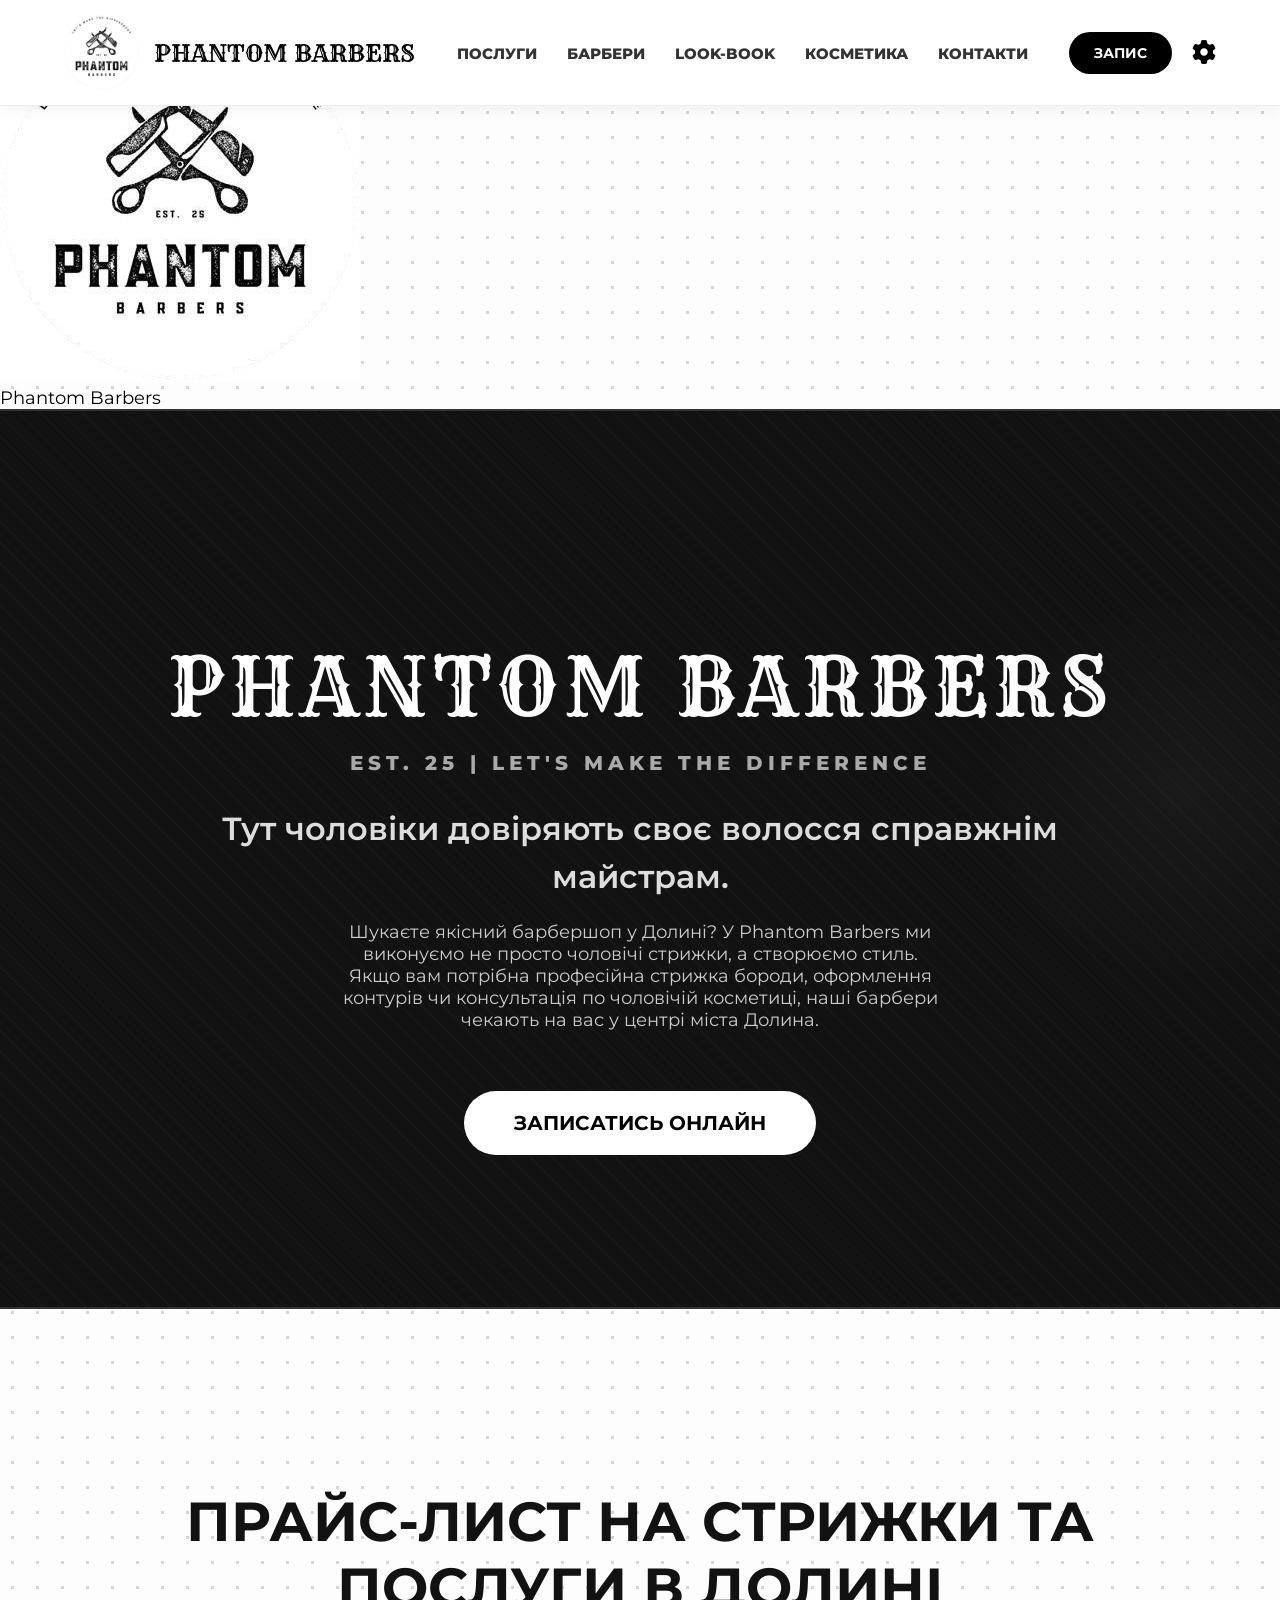
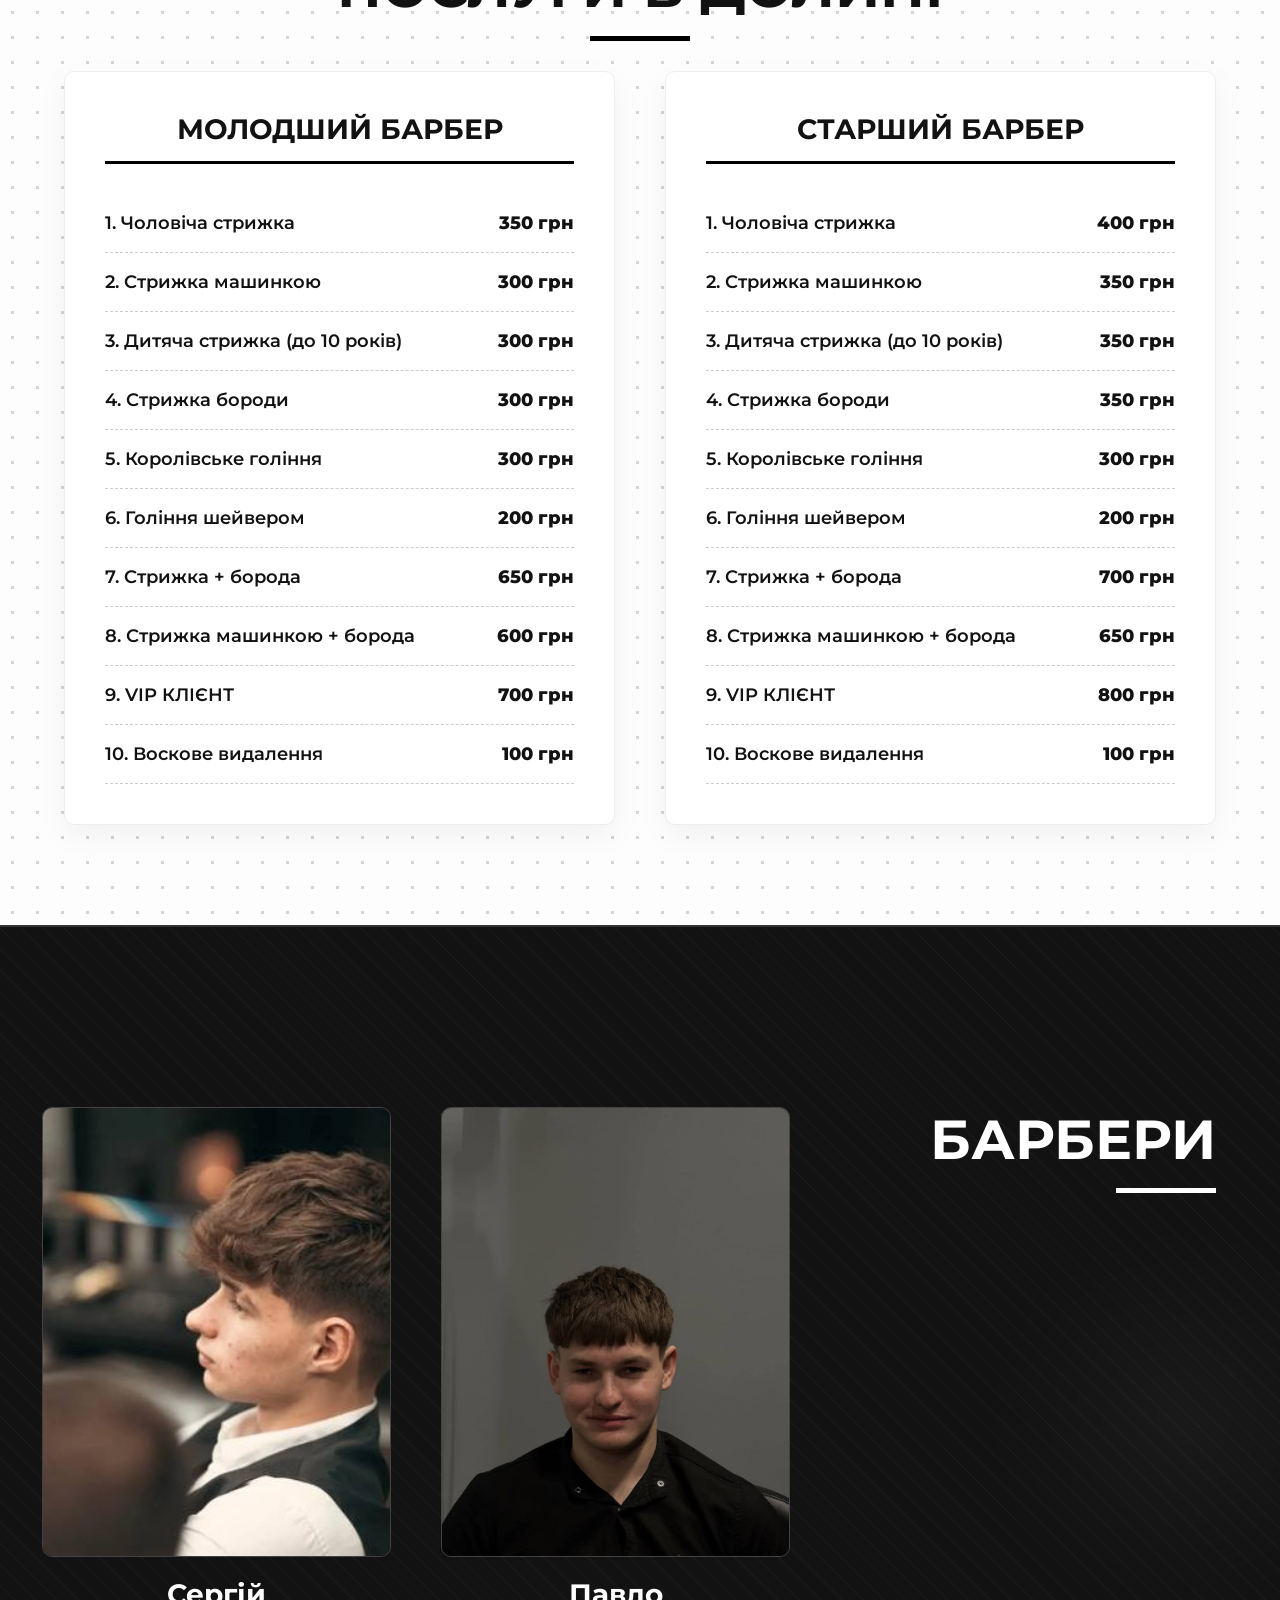
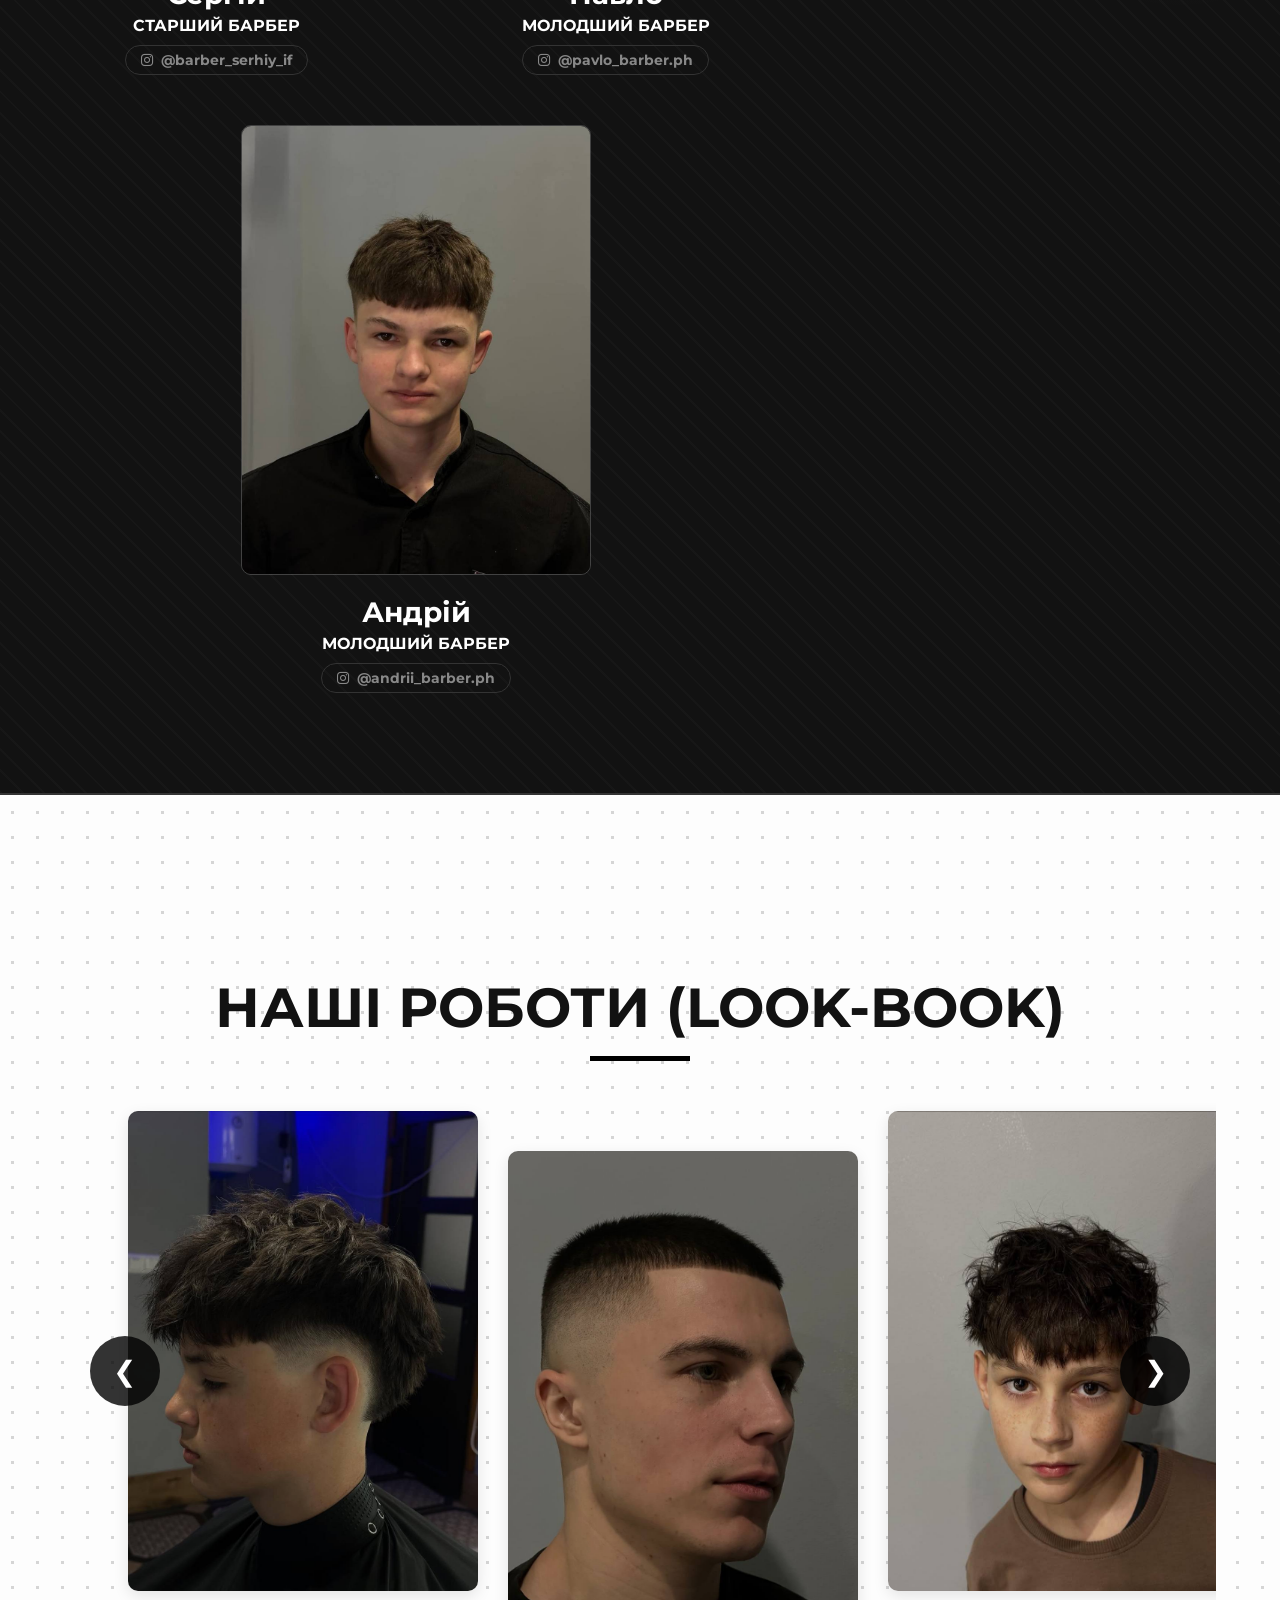
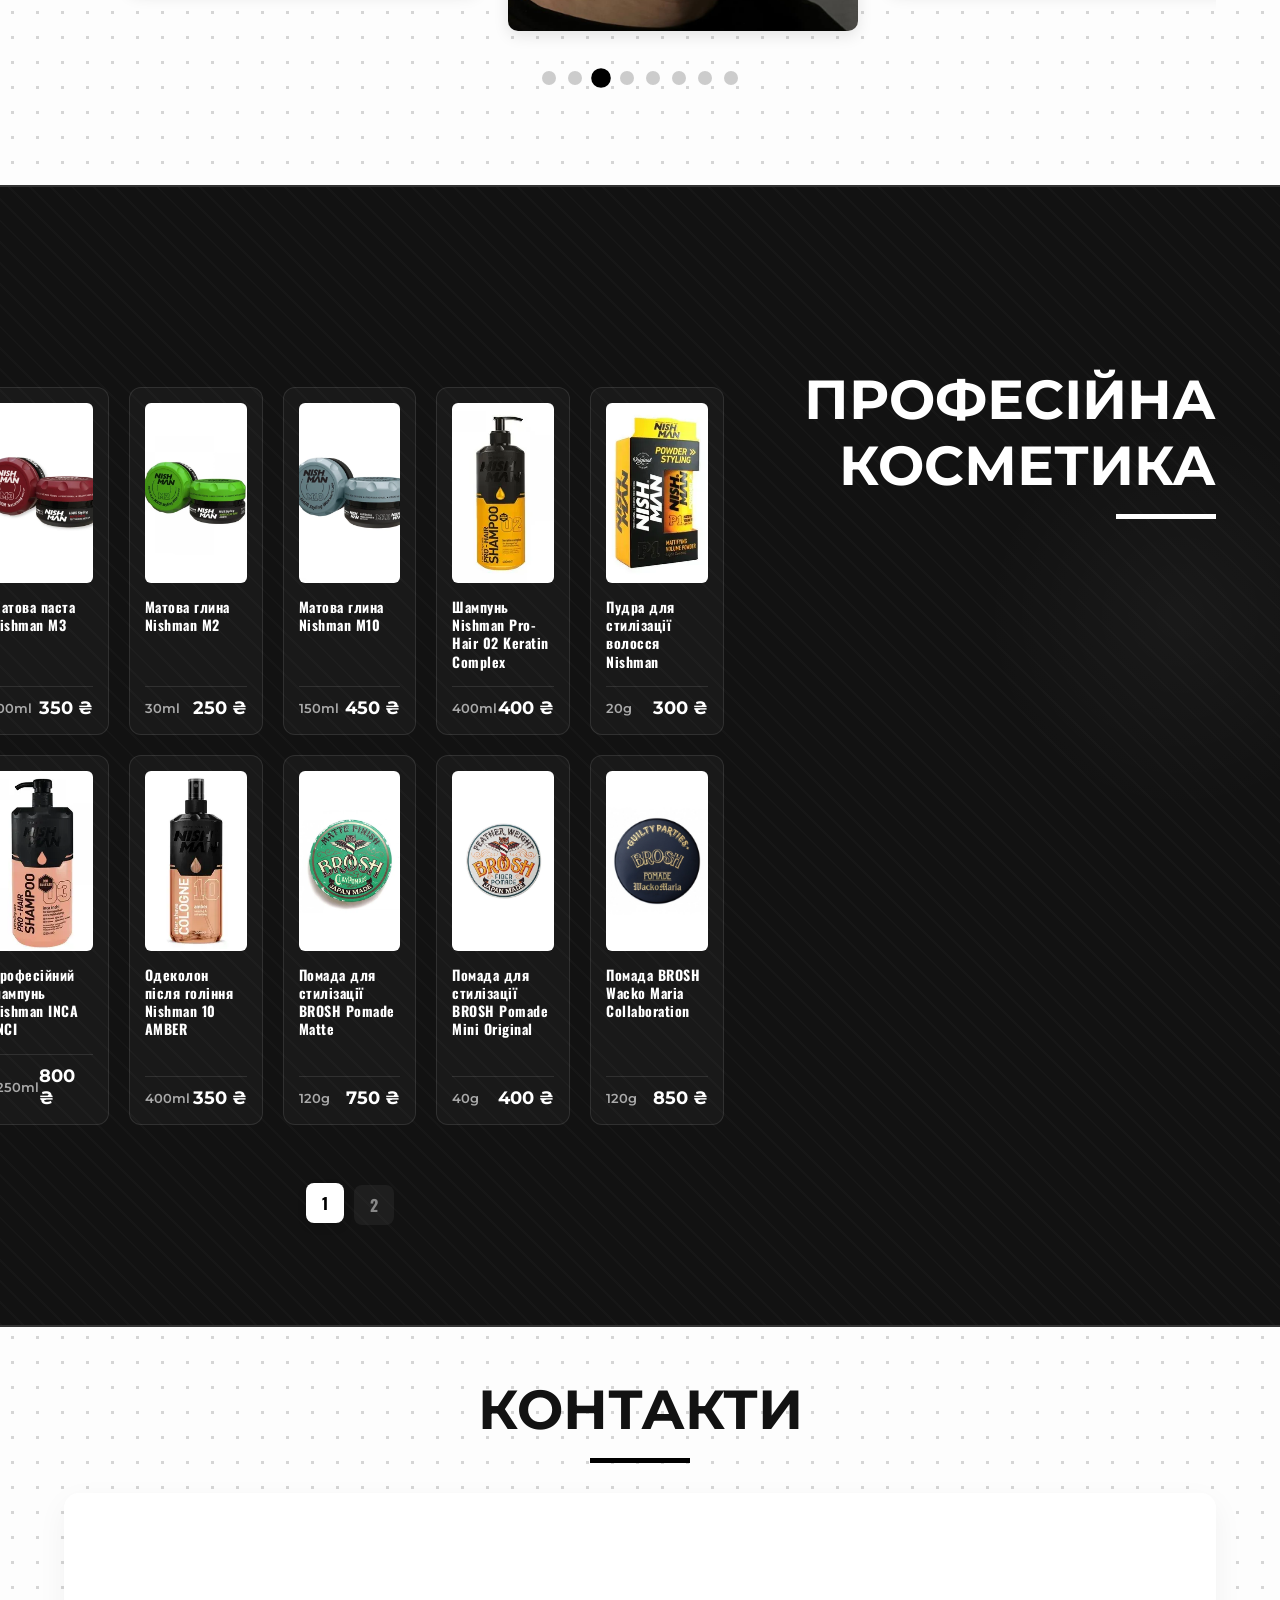
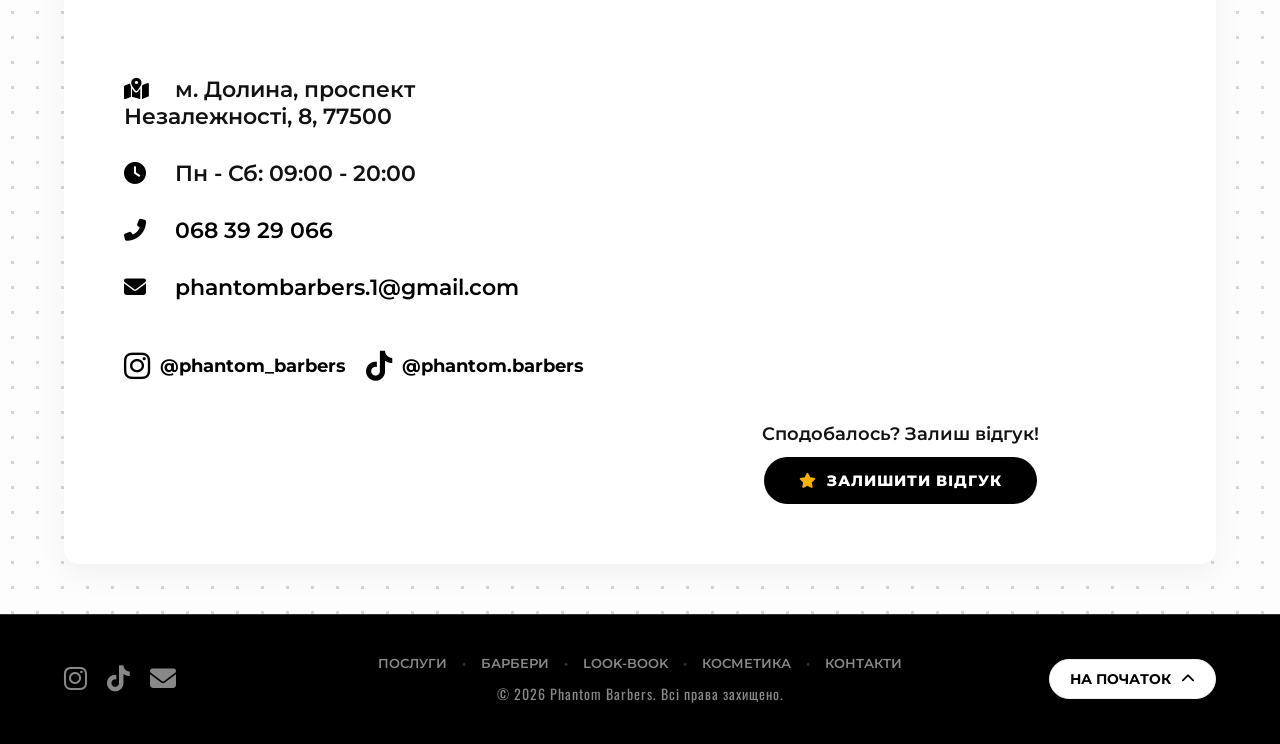
<file: index.html>
<!DOCTYPE html>
<html lang="uk">
<head>
    <meta charset="UTF-8">
    <meta name="viewport" content="width=device-width, initial-scale=1.0">

    <!-- Інтро показується лише раз за сесію -->
    <script>try{if(sessionStorage.getItem('pb_intro')){document.documentElement.classList.add('skip-intro');}}catch(e){}</script>

    <title>Phantom Barbers | Чоловічі стрижки та послуги у м. Долина</title>
    <meta name="description" content="Phantom Barbers — барбершоп у Долині: чоловічі стрижки, оформлення бороди, королівське гоління та чоловіча косметика. Запис онлайн.">

    <meta name="google-site-verification" content="fKdQhDKn_RcBx-gY5dBWDIaARa6plZfwYg9gv59tmJs" />

    <link rel="canonical" href="https://phantom-barbers.netlify.app/">
    <link rel="alternate" hreflang="uk" href="https://phantom-barbers.netlify.app/">
    <link rel="alternate" hreflang="en" href="https://phantom-barbers.netlify.app/en.html">
    <link rel="alternate" hreflang="x-default" href="https://phantom-barbers.netlify.app/">

    <meta property="og:type" content="website">
    <meta property="og:site_name" content="Phantom Barbers">
    <meta property="og:title" content="Phantom Barbers | Барбершоп у Долині">
    <meta property="og:description" content="Чоловічі стрижки, оформлення бороди, королівське гоління. Запис онлайн.">
    <meta property="og:image" content="https://phantom-barbers.netlify.app/images/og-cover.jpg">
    <meta property="og:url" content="https://phantom-barbers.netlify.app/">
    <meta property="og:locale" content="uk_UA">
    <meta name="twitter:card" content="summary_large_image">
    <meta name="theme-color" content="#000000">

    <script type="application/ld+json">
    {
      "@context": "https://schema.org",
      "@type": "HairSalon",
      "name": "Phantom Barbers",
      "description": "Барбершоп у Долині: чоловічі стрижки, оформлення бороди, королівське гоління.",
      "url": "https://phantom-barbers.netlify.app/",
      "image": "https://phantom-barbers.netlify.app/images/logo.jpg",
      "telephone": "+380683929066",
      "email": "phantombarbers.1@gmail.com",
      "priceRange": "₴₴",
      "address": {
        "@type": "PostalAddress",
        "streetAddress": "проспект Незалежності, 8",
        "addressLocality": "Долина",
        "addressRegion": "Івано-Франківська область",
        "postalCode": "77500",
        "addressCountry": "UA"
      },
      "geo": { "@type": "GeoCoordinates", "latitude": 48.9728387, "longitude": 23.9652203 },
      "openingHoursSpecification": [{
        "@type": "OpeningHoursSpecification",
        "dayOfWeek": ["Monday","Tuesday","Wednesday","Thursday","Friday","Saturday"],
        "opens": "09:00",
        "closes": "20:00"
      }],
      "sameAs": [
        "https://instagram.com/phantom_barbers",
        "https://tiktok.com/@phantom.barbers"
      ]
    }
    </script>

    <link rel="preconnect" href="https://fonts.googleapis.com">
    <link rel="preconnect" href="https://fonts.gstatic.com" crossorigin>
    <link href="https://fonts.googleapis.com/css2?family=Montserrat:wght@300;400;600;800&family=Oswald:wght@500;700&family=Rye&display=swap" rel="stylesheet">
    <link rel="stylesheet" href="https://cdnjs.cloudflare.com/ajax/libs/font-awesome/6.4.0/css/all.min.css">

    <!-- Фавікон з вашого логотипу -->
    <link rel="icon" type="image/jpeg" href="images/logo.jpg">
    <link rel="apple-touch-icon" href="images/logo.jpg">
    <link rel="apple-touch-icon" href="/apple-touch-icon.png">

    <link rel="stylesheet" href="style.css">
</head>
<body id="top">
    <div id="preloader" data-intro="scissors">
        <div class="pre-curtain pre-left"></div>
        <div class="pre-curtain pre-right"></div>
        <div class="pre-strips"><i></i><i></i><i></i><i></i><i></i><i></i><i></i><i></i></div>
        <div class="pre-hole"></div>
        <div class="pre-cut"><i class="fas fa-cut"></i></div>
        <div class="pre-center">
            <div class="pre-logo-wrap">
                <img src="images/logo.jpg" alt="Phantom Barbers" class="preloader-logo">
            </div>
            <p class="pre-text">Phantom Barbers</p>
            <div class="pre-line"></div>
        </div>
    </div>

    <header>
        <a href="#top" class="logo-block">
            <img src="images/logo.jpg" alt="Логотип Phantom Barbers" class="header-logo">
            <span class="logo-text">Phantom Barbers</span>
        </a>

        <button class="hamburger" aria-label="Відкрити меню навігації"><i class="fas fa-bars"></i></button>

        <nav class="nav-menu">
            <ul>
                <li><a href="#services">Послуги</a></li>
                <li><a href="#barbers">Барбери</a></li>
                <li><a href="#lookbook">Look-Book</a></li>
                <li><a href="#cosmetics">Косметика</a></li>
                <li><a href="#contacts">Контакти</a></li>

                <li class="mobile-book-li">
                    <a href="https://w.wlaunch.net/i/999b5880-0034-11f1-920a-491fb198e776/b/999d2d5e-0034-11f1-920a-491fb198e776/r" target="_blank" class="mobile-book-btn" style="color: #ffffff !important; background-color: #000000 !important; border: 2px solid #ffffff !important; opacity: 1 !important; font-weight: 900 !important; letter-spacing: 1px !important;">ЗАПИС ОНЛАЙН</a>
                </li>

                <li class="mobile-settings">
                    <div class="theme-switcher-block">
                        <button onclick="toggleTheme('light')" class="theme-toggle-btn btn-light-theme active" aria-label="Світла тема"><i class="fas fa-sun"></i></button>
                        <button onclick="toggleTheme('dark')" class="theme-toggle-btn btn-dark-theme" aria-label="Темна тема"><i class="fas fa-moon"></i></button>
                    </div>
                    <div class="lang-switcher">
                        <a href="index.html" class="lang active" hreflang="uk">УКР</a>
                        <a href="en.html" class="lang" hreflang="en">ENG</a>
                    </div>
                </li>
            </ul>
        </nav>

        <div class="header-actions">
            <a href="https://w.wlaunch.net/i/999b5880-0034-11f1-920a-491fb198e776/b/999d2d5e-0034-11f1-920a-491fb198e776/r" target="_blank" class="header-book-btn">ЗАПИС</a>
            <div class="settings-container">
                <button class="gear-btn" aria-label="Налаштування сайту"><i class="fas fa-cog"></i></button>
                <div class="settings-dropdown">
                    <p class="dropdown-title">Тема</p>
                    <div class="theme-switcher-block">
                        <button onclick="toggleTheme('light')" class="theme-toggle-btn btn-light-theme active"><i class="fas fa-sun"></i> Світла</button>
                        <button onclick="toggleTheme('dark')" class="theme-toggle-btn btn-dark-theme"><i class="fas fa-moon"></i> Темна</button>
                    </div>
                    <p class="dropdown-title">Мова</p>
                    <div class="lang-switcher">
                        <a href="index.html" class="lang active" hreflang="uk">УКР</a>
                        <a href="en.html" class="lang" hreflang="en">ENG</a>
                    </div>
                </div>
            </div>
        </div>
    </header>

    <section id="about" class="hero dark-section">
        <div class="hero-content scroll-reveal">
            <h1>PHANTOM BARBERS</h1>
            <p class="subtitle">EST. 25 | LET'S MAKE THE DIFFERENCE</p>
            <p class="about-text">Тут чоловіки довіряють своє волосся справжнім майстрам.</p>

            <p class="about-description" style="max-width: 600px; margin: 20px auto; color: #ccc;">
                Шукаєте якісний барбершоп у Долині? У Phantom Barbers ми виконуємо не просто чоловічі стрижки, а створюємо стиль. Якщо вам потрібна професійна стрижка бороди, оформлення контурів чи консультація по чоловічій косметиці, наші барбери чекають на вас у центрі міста Долина.
            </p>

            <a href="https://w.wlaunch.net/i/999b5880-0034-11f1-920a-491fb198e776/b/999d2d5e-0034-11f1-920a-491fb198e776/r" target="_blank" class="btn-book pulse-btn hero-btn">ЗАПИСАТИСЬ ОНЛАЙН</a>
        </div>
    </section>

    <section id="services" class="full-width-section light-section" style="padding-bottom: 100px;">
        <h2 class="section-title title-center scroll-reveal">ПРАЙС-ЛИСТ НА СТРИЖКИ ТА ПОСЛУГИ В ДОЛИНІ</h2>

        <div class="mobile-price-toggle scroll-reveal">
            <button class="price-btn active" id="btn-junior" onclick="togglePrice('junior')">МОЛОДШИЙ БАРБЕР</button>
            <button class="price-btn" id="btn-senior" onclick="togglePrice('senior')">СТАРШИЙ БАРБЕР</button>
        </div>

        <div class="price-lists-wrapper">
            <div class="price-list-col slide-left" id="col-junior">
                <h3 class="price-col-title">МОЛОДШИЙ БАРБЕР</h3>
                <div class="price-row"><span class="col-service">1. Чоловіча стрижка</span><span class="col-price">350 грн</span></div>
                <div class="price-row"><span class="col-service">2. Стрижка машинкою</span><span class="col-price">300 грн</span></div>
                <div class="price-row"><span class="col-service">3. Дитяча стрижка (до 10 років)</span><span class="col-price">300 грн</span></div>
                <div class="price-row"><span class="col-service">4. Стрижка бороди</span><span class="col-price">300 грн</span></div>
                <div class="price-row"><span class="col-service">5. Королівське гоління</span><span class="col-price">300 грн</span></div>
                <div class="price-row"><span class="col-service">6. Гоління шейвером</span><span class="col-price">200 грн</span></div>
                <div class="price-row"><span class="col-service">7. Стрижка + борода</span><span class="col-price">650 грн</span></div>
                <div class="price-row"><span class="col-service">8. Стрижка машинкою + борода</span><span class="col-price">600 грн</span></div>
                <div class="price-row"><span class="col-service">9. VIP КЛІЄНТ</span><span class="col-price">700 грн</span></div>
                <div class="price-row"><span class="col-service">10. Воскове видалення</span><span class="col-price">100 грн</span></div>
            </div>

            <div class="price-list-col slide-right hidden-mobile" id="col-senior">
                <h3 class="price-col-title">СТАРШИЙ БАРБЕР</h3>
                <div class="price-row"><span class="col-service">1. Чоловіча стрижка</span><span class="col-price">400 грн</span></div>
                <div class="price-row"><span class="col-service">2. Стрижка машинкою</span><span class="col-price">350 грн</span></div>
                <div class="price-row"><span class="col-service">3. Дитяча стрижка (до 10 років)</span><span class="col-price">350 грн</span></div>
                <div class="price-row"><span class="col-service">4. Стрижка бороди</span><span class="col-price">350 грн</span></div>
                <div class="price-row"><span class="col-service">5. Королівське гоління</span><span class="col-price">300 грн</span></div>
                <div class="price-row"><span class="col-service">6. Гоління шейвером</span><span class="col-price">200 грн</span></div>
                <div class="price-row"><span class="col-service">7. Стрижка + борода</span><span class="col-price">700 грн</span></div>
                <div class="price-row"><span class="col-service">8. Стрижка машинкою + борода</span><span class="col-price">650 грн</span></div>
                <div class="price-row"><span class="col-service">9. VIP КЛІЄНТ</span><span class="col-price">800 грн</span></div>
                <div class="price-row"><span class="col-service">10. Воскове видалення</span><span class="col-price">100 грн</span></div>
            </div>
        </div>
    </section>

    <section id="barbers" class="split-section reverse dark-section">
        <div class="split-title"><h2 class="section-title title-right">БАРБЕРИ</h2></div>
        <div class="split-content grid-2x2">
            <article class="barber-box scroll-reveal">
                <a href="https://instagram.com/barber_serhiy_if" target="_blank"><img src="images/barber1.jpg" alt="Сергій, старший барбер Phantom Barbers" class="b-img" loading="lazy"></a>
                <h3>Сергій</h3><span class="b-rank">Старший барбер</span>
                <a href="https://instagram.com/barber_serhiy_if" class="b-inst" target="_blank"><i class="fab fa-instagram"></i> @barber_serhiy_if</a>
            </article>
            <article class="barber-box scroll-reveal">
                <a href="https://instagram.com/pavlo_barber.ph" target="_blank"><img src="images/barber2.jpg" alt="Павло, молодший барбер Phantom Barbers" class="b-img" loading="lazy"></a>
                <h3>Павло</h3><span class="b-rank">Молодший барбер</span>
                <a href="https://instagram.com/pavlo_barber.ph" class="b-inst" target="_blank"><i class="fab fa-instagram"></i> @pavlo_barber.ph</a>
            </article>
            <article class="barber-box scroll-reveal">
                <a href="https://instagram.com/andrii_barber.ph" target="_blank"><img src="images/barber3.jpg" alt="Андрій, молодший барбер Phantom Barbers" class="b-img" loading="lazy"></a>
                <h3>Андрій</h3><span class="b-rank">Молодший барбер</span>
                <a href="https://instagram.com/andrii_barber.ph" class="b-inst" target="_blank"><i class="fab fa-instagram"></i> @andrii_barber.ph</a>
            </article>
        </div>
    </section>

    <section id="lookbook" class="full-width-section light-section">
        <h2 class="section-title title-center scroll-reveal">НАШІ РОБОТИ (LOOK-BOOK)</h2>
        <div class="lookbook-container scroll-reveal">
            <button class="look-btn l-prev" aria-label="Попереднє фото" onclick="moveLookbook(-1)">❮</button>
            <button class="look-btn l-next" aria-label="Наступне фото" onclick="moveLookbook(1)">❯</button>
            <div class="lookbook-track" id="lookbook-track">
                <img src="images/work1.jpg" data-index="0" alt="Чоловіча стрижка від барбера Phantom Barbers у Долині, фото 1" loading="lazy" onclick="openLightbox(this)">
                <img src="images/work2.jpg" data-index="1" alt="Чоловіча стрижка від барбера Phantom Barbers у Долині, фото 2" loading="lazy" onclick="openLightbox(this)">
                <img src="images/work3.jpg" data-index="2" alt="Чоловіча стрижка від барбера Phantom Barbers у Долині, фото 3" loading="lazy" onclick="openLightbox(this)">
                <img src="images/work4.jpg" data-index="3" alt="Чоловіча стрижка від барбера Phantom Barbers у Долині, фото 4" loading="lazy" onclick="openLightbox(this)">
                <img src="images/work5.jpg" data-index="4" alt="Чоловіча стрижка від барбера Phantom Barbers у Долині, фото 5" loading="lazy" onclick="openLightbox(this)">
                <img src="images/work6.jpg" data-index="5" alt="Чоловіча стрижка від барбера Phantom Barbers у Долині, фото 6" loading="lazy" onclick="openLightbox(this)">
                <img src="images/work7.jpg" data-index="6" alt="Чоловіча стрижка від барбера Phantom Barbers у Долині, фото 7" loading="lazy" onclick="openLightbox(this)">
                <img src="images/work8.jpg" data-index="7" alt="Чоловіча стрижка від барбера Phantom Barbers у Долині, фото 8" loading="lazy" onclick="openLightbox(this)">
            </div>
        </div>
        <div class="lookbook-dots scroll-reveal">
            <button class="dot active" data-dot="0" aria-label="Фото 1" onclick="jumpToLookbook(0)"></button>
            <button class="dot" data-dot="1" aria-label="Фото 2" onclick="jumpToLookbook(1)"></button>
            <button class="dot" data-dot="2" aria-label="Фото 3" onclick="jumpToLookbook(2)"></button>
            <button class="dot" data-dot="3" aria-label="Фото 4" onclick="jumpToLookbook(3)"></button>
            <button class="dot" data-dot="4" aria-label="Фото 5" onclick="jumpToLookbook(4)"></button>
            <button class="dot" data-dot="5" aria-label="Фото 6" onclick="jumpToLookbook(5)"></button>
            <button class="dot" data-dot="6" aria-label="Фото 7" onclick="jumpToLookbook(6)"></button>
            <button class="dot" data-dot="7" aria-label="Фото 8" onclick="jumpToLookbook(7)"></button>
        </div>
    </section>

    <section id="cosmetics" class="split-section reverse dark-section">
        <div class="split-title"><h2 class="section-title title-right">ПРОФЕСІЙНА КОСМЕТИКА</h2></div>
        <div class="split-content">
            <div class="cosmetics-slider-container scroll-reveal">
                <div class="cosmetics-track" id="cosmetics-grid"></div>
                <div class="pagination" id="cosmetics-pagination"></div>
            </div>
        </div>
    </section>

    
    <section id="contacts" class="light-section" style="padding-top: 50px; padding-bottom: 50px;">
        <h2 class="section-title title-center scroll-reveal">КОНТАКТИ</h2>
        <div class="contacts-wrapper scroll-reveal">
            <div class="c-info">
                <p class="c-item"><i class="fas fa-map-marked-alt"></i> м. Долина, проспект Незалежності, 8, 77500</p>
                <p class="c-item"><i class="fas fa-clock"></i> Пн - Сб: 09:00 - 20:00</p>
                <p class="c-item"><a href="tel:+380683929066"><i class="fas fa-phone-alt"></i> 068 39 29 066</a></p>
                <p class="c-item"><a href="mailto:phantombarbers.1@gmail.com"><i class="fas fa-envelope"></i> phantombarbers.1@gmail.com</a></p>
                <div class="c-socials">
                    <a href="https://instagram.com/phantom_barbers" target="_blank"><i class="fab fa-instagram"></i> @phantom_barbers</a>
                    <a href="https://tiktok.com/@phantom.barbers" target="_blank"><i class="fab fa-tiktok"></i> @phantom.barbers</a>
                </div>
            </div>

            <div class="c-map">
               <iframe title="Карта: Phantom Barbers, проспект Незалежності, 8, Долина" 
    src="https://www.google.com/maps/embed?pb=!1m18!1m12!1m3!1d2613.881267868351!2d23.962645376899723!3d48.97283869996726!2m3!1f0!2f0!3f0!3m2!1i1024!2i768!4f13.1!3m3!1m2!1s0x439b1cfe65fd6679%3A0x19ac7fc8b8e182ab!2sPhantom%20barbershop!5e0!3m2!1suk!2sua!4v1700000000000!5m2!1suk!2sua" 
    width="100%" height="450" style="border:0; width:100%; min-height: 450px; border-radius: 15px;" 
    allowfullscreen="" loading="lazy" referrerpolicy="no-referrer-when-downgrade">
</iframe>
                <div class="review-block">
                    <p class="review-text">Сподобалось? Залиш відгук!</p>
                    <!-- Пряме посилання на форму відгуку задається в script.js (REVIEW_LINK / REVIEW_PLACE_ID) -->
                    <a href="https://www.google.com/maps/place/Phantom+barbershop/@48.9730007,23.9652182,19.5z/data=!4m6!3m5!1s0x439b1cfe65fd6679:0x19ac7fc8b8e182ab!8m2!3d48.9728387!4d23.9652203!16s%2Fg%2F11zxngdlsh" target="_blank" rel="noopener" class="review-btn">
                        <i class="fas fa-star"></i> ЗАЛИШИТИ ВІДГУК
                    </a>
                </div>
            </div>
        </div>
    </section>

    <a href="https://w.wlaunch.net/i/999b5880-0034-11f1-920a-491fb198e776/b/999d2d5e-0034-11f1-920a-491fb198e776/r" target="_blank" class="float-book-btn pulse-btn" aria-label="Записатись онлайн">
        <i class="fas fa-cut"></i><span>ЗАПИС</span>
    </a>

    <footer>
        <div class="footer-container">
            <div class="footer-left">
                <div class="footer-socials">
                    <a href="https://instagram.com/phantom_barbers" target="_blank" aria-label="Instagram"><i class="fab fa-instagram"></i></a>
                    <a href="https://tiktok.com/@phantom.barbers" target="_blank" aria-label="TikTok"><i class="fab fa-tiktok"></i></a>
                    <a href="mailto:phantombarbers.1@gmail.com" aria-label="Email"><i class="fas fa-envelope"></i></a>
                </div>
            </div>
            <div class="footer-center">
                <div class="footer-text-nav">
                    <a href="#services">Послуги</a>
                    <a href="#barbers">Барбери</a>
                    <a href="#lookbook">Look-Book</a>
                    <a href="#cosmetics">Косметика</a>
                    <a href="#contacts">Контакти</a>
                </div>
                <p>© 2026 Phantom Barbers. Всі права захищено.</p>
            </div>
            <div class="footer-right">
                <a href="#top" class="btn-to-top" aria-label="На початок">На початок <i class="fas fa-chevron-up bounce-icon"></i></a>
            </div>
        </div>
    </footer>

    <div id="lightbox" class="lightbox" onclick="closeLightbox()"><button class="close-lightbox" aria-label="Закрити фото">×</button><img class="lightbox-content" id="lightbox-img" alt="Збільшене фото"></div>

    <script src="script.js"></script>
</body>
</html>
</file>
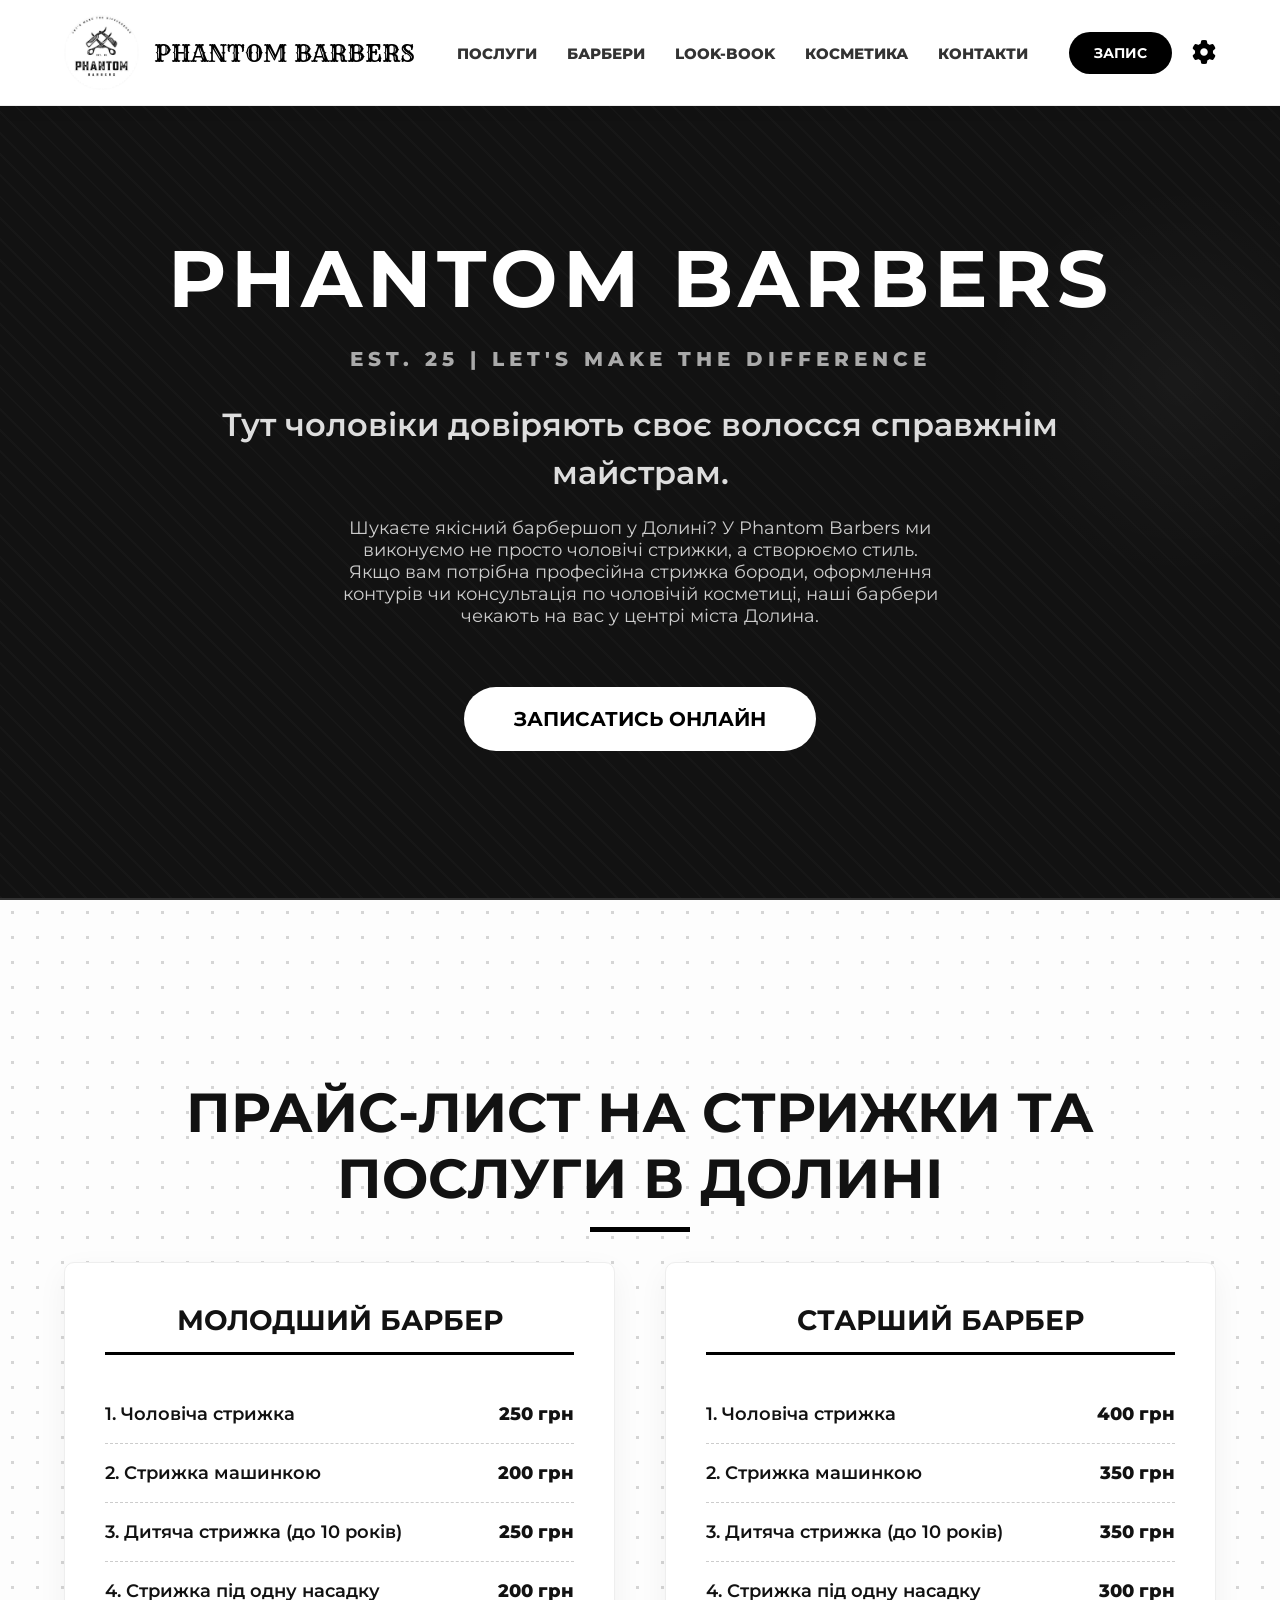
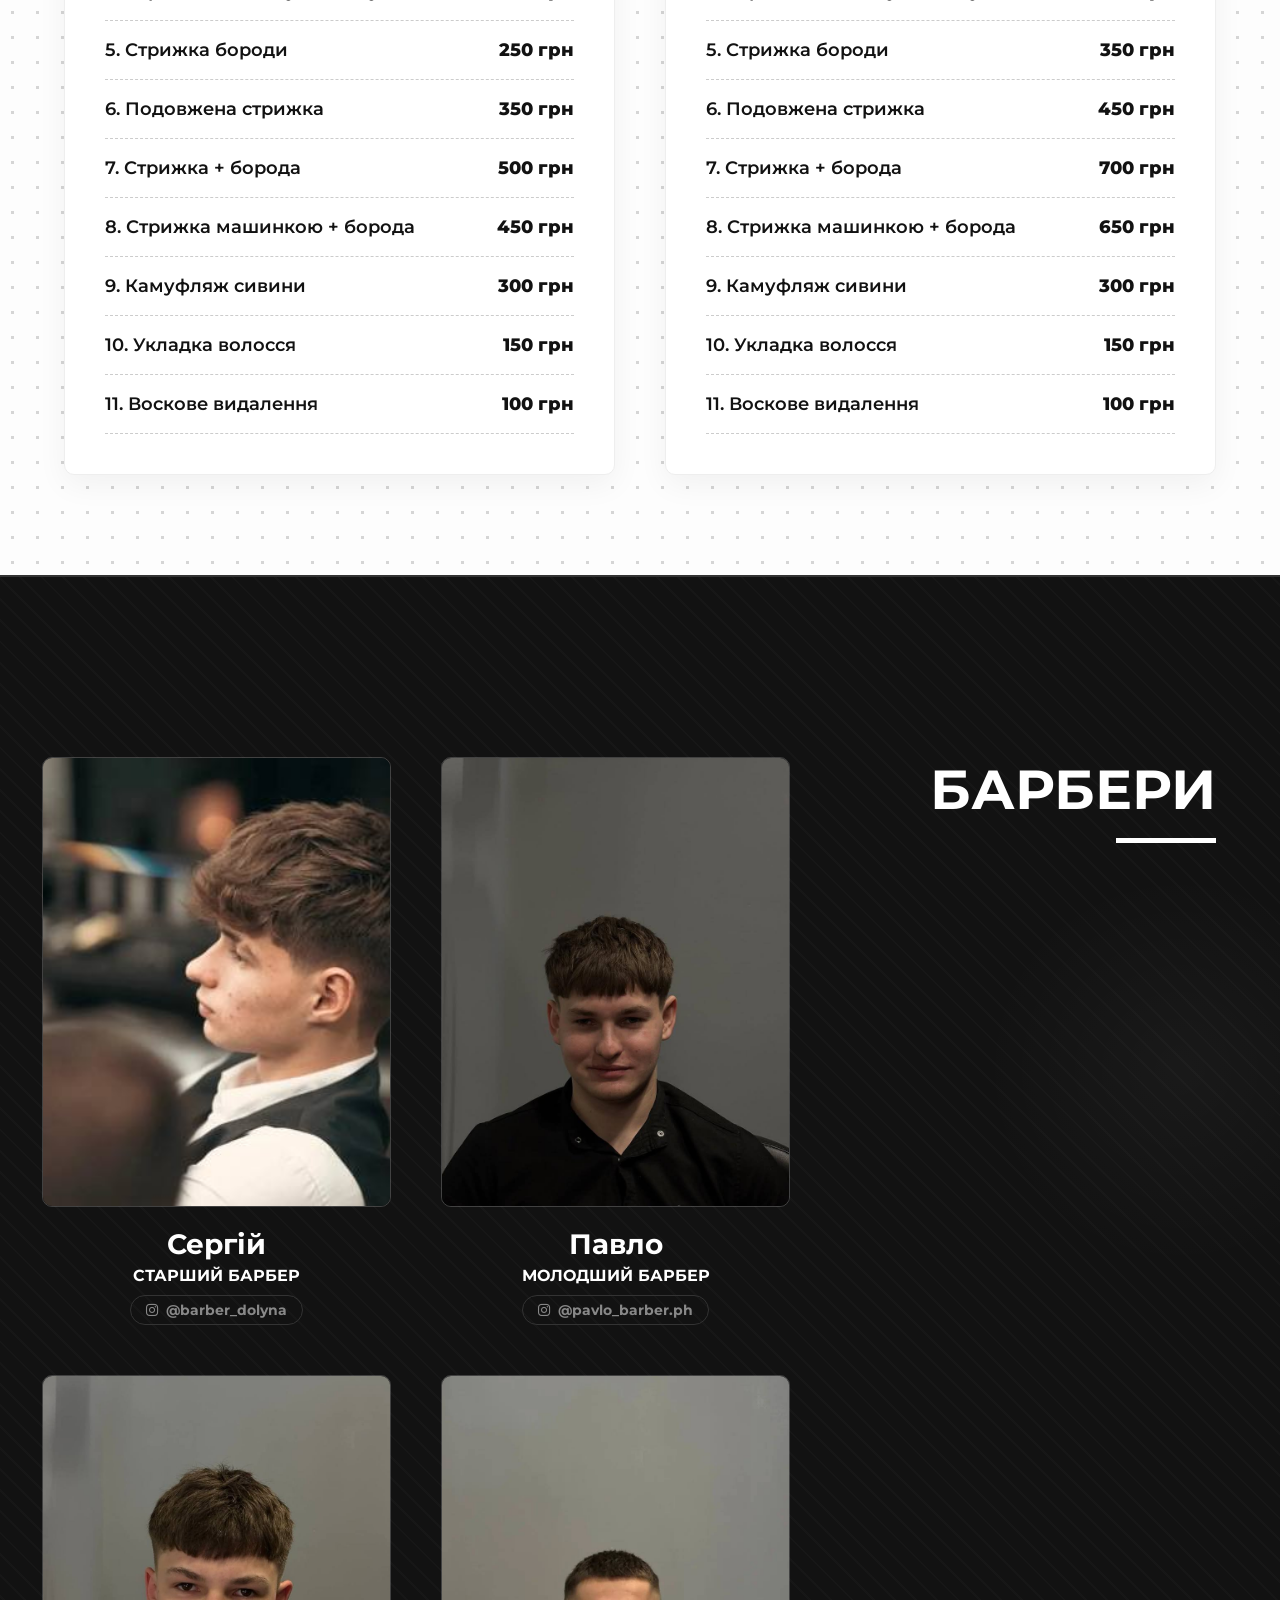
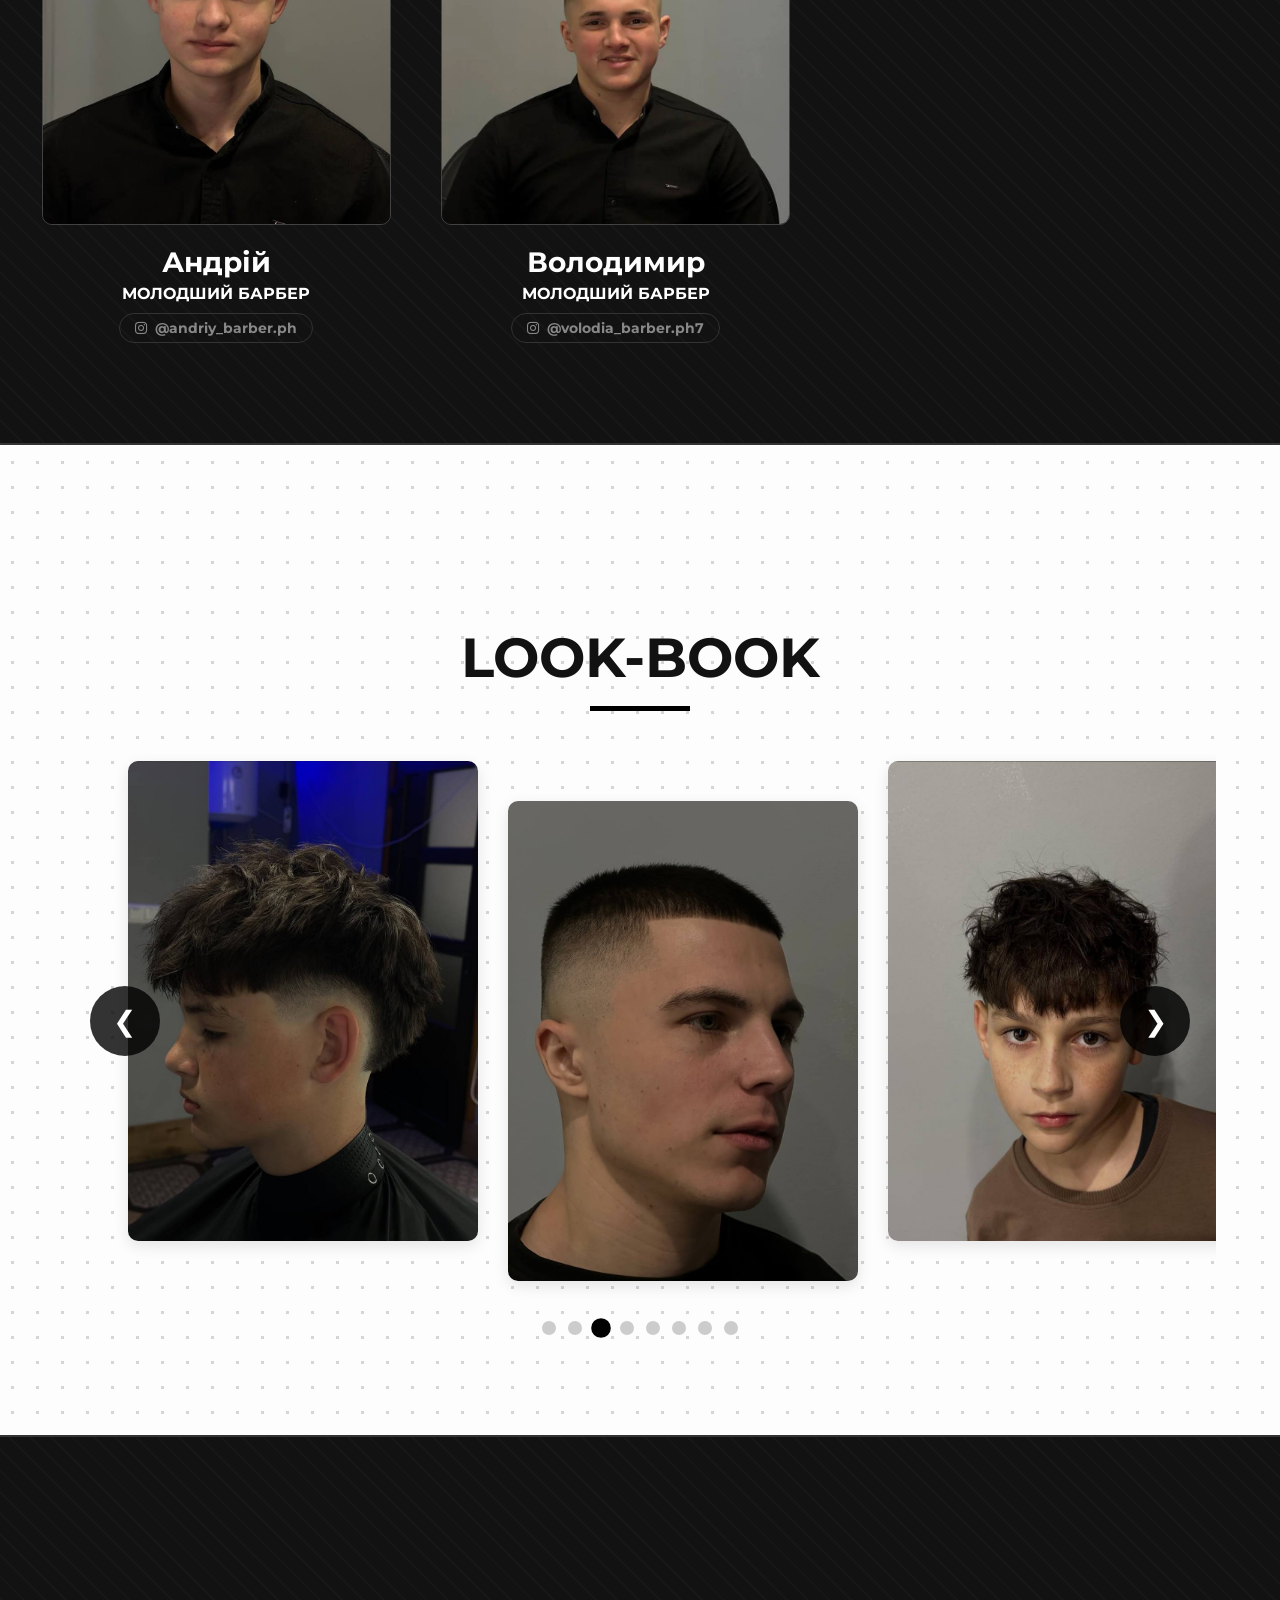
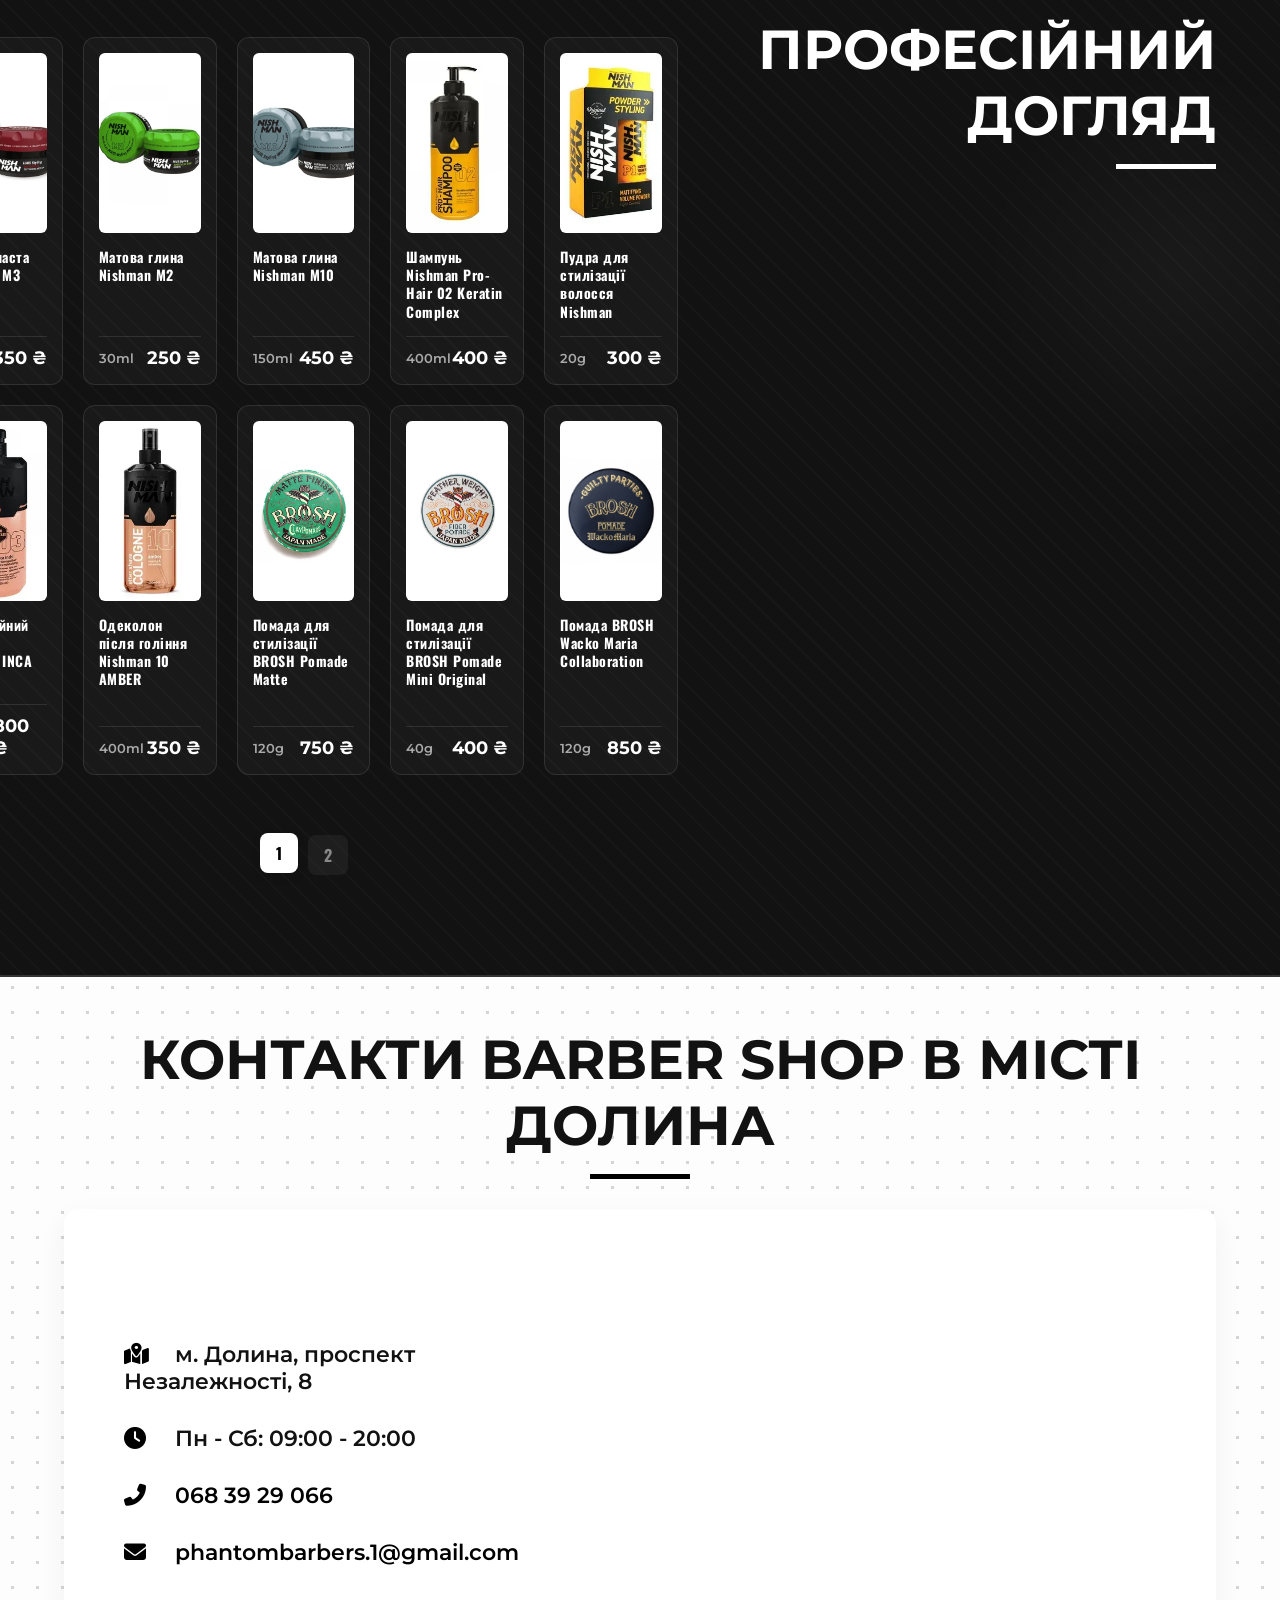
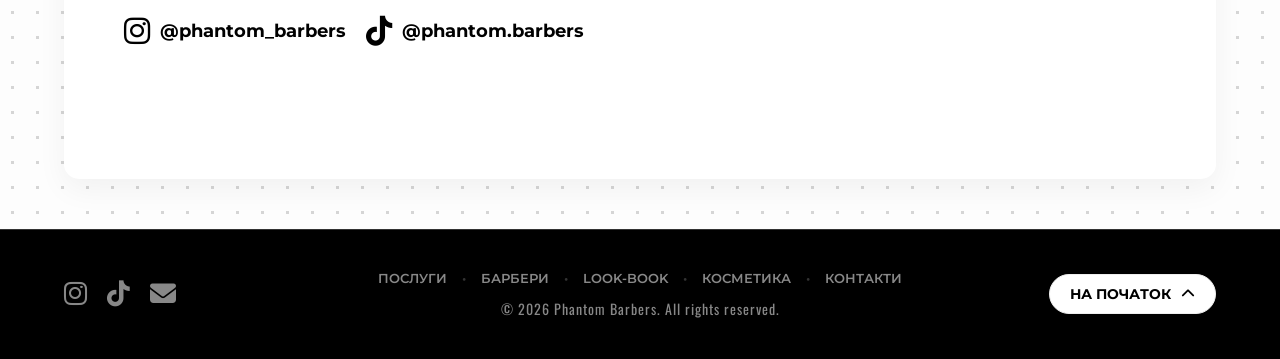
<file: Phantom Barbers/index.html>
<!DOCTYPE html>
<html lang="uk">
<head>
    <meta charset="UTF-8">
    <meta name="viewport" content="width=device-width, initial-scale=1.0">
    
    <title>Phantom Barbers | Чоловічі стрижки та послуги у м. Долина</title>
    <meta name="description" content="Phantom Barbers — найкращий барбершоп у м. Долина. Професійні чоловічі стрижки, небезпечне гоління, догляд за бородою та топова чоловіча косметика. Записуйся онлайн!">
    <meta name="keywords" content="барбершоп Долина, барбер Долина, чоловіча стрижка Долина, стрижка бороди Долина, чоловічий салон Долина, Phantom Barbers Долина, найкращий барбершоп Долина, небезпечне гоління Долина, чоловіча косметика для волосся, де підстригтися в Долині, стильна стрижка Долина, барбершоп ціни Долина, Barber Dolyna, men's haircut Dolyna">
    
    <meta name="google-site-verification" content="fKdQhDKn_RcBx-gY5dBWDIaARa6plZfwYg9gv59tmJs" />
    
    <link rel="stylesheet" href="https://cdnjs.cloudflare.com/ajax/libs/font-awesome/6.4.0/css/all.min.css">
    <link rel="icon" type="image/png" href="images/logo.jpg">
    <link rel="stylesheet" href="style.css">
    
    <link href="https://fonts.googleapis.com/css2?family=Montserrat:wght@300;400;600;800&family=Oswald:wght@500;700&family=Rye&display=swap" rel="stylesheet">
</head>
<body id="top">
    <div id="preloader"><img src="images/logo.jpg" alt="Завантаження" class="preloader-logo"></div>

    <header>
        <a href="#top" class="logo-block">
            <img src="images/logo.jpg" alt="Логотип Phantom Barbers" class="header-logo">
            <span class="logo-text">Phantom Barbers</span>
        </a>
        
        <button class="hamburger" aria-label="Відкрити меню навігації"><i class="fas fa-bars"></i></button>

        <nav class="nav-menu">
            <ul>
                <li><a href="#services">Послуги</a></li>
                <li><a href="#barbers">Барбери</a></li>
                <li><a href="#lookbook">Look-Book</a></li>
                <li><a href="#cosmetics">Косметика</a></li>
                <li><a href="#contacts">Контакти</a></li>
                
                <li class="mobile-book-li">
                    <a href="https://w.wlaunch.net/i/999b5880-0034-11f1-920a-491fb198e776/b/999d2d5e-0034-11f1-920a-491fb198e776/r" target="_blank" class="mobile-book-btn" style="color: #ffffff !important; background-color: #000000 !important; border: 2px solid #ffffff !important; opacity: 1 !important; font-weight: 900 !important; letter-spacing: 1px !important;">ЗАПИС ОНЛАЙН</a>
                </li>
                
                <li class="mobile-settings">
                    <div class="theme-switcher-block">
                        <button onclick="toggleTheme('light')" class="theme-toggle-btn btn-light-theme active"><i class="fas fa-sun"></i></button>
                        <button onclick="toggleTheme('dark')" class="theme-toggle-btn btn-dark-theme"><i class="fas fa-moon"></i></button>
                    </div>
                    <div class="lang-switcher">
                        <a href="index.html" class="lang active">УКР</a>
                        <a href="en.html" class="lang">ENG</a>
                    </div>
                </li>
            </ul>
        </nav>
        
        <div class="header-actions">
            <a href="https://w.wlaunch.net/i/999b5880-0034-11f1-920a-491fb198e776/b/999d2d5e-0034-11f1-920a-491fb198e776/r" target="_blank" class="header-book-btn">ЗАПИС</a>
            <div class="settings-container">
                <button class="gear-btn" aria-label="Налаштування сайту"><i class="fas fa-cog"></i></button>
                <div class="settings-dropdown">
                    <p class="dropdown-title">Тема</p>
                    <div class="theme-switcher-block">
                        <button onclick="toggleTheme('light')" class="theme-toggle-btn btn-light-theme active"><i class="fas fa-sun"></i> Світла</button>
                        <button onclick="toggleTheme('dark')" class="theme-toggle-btn btn-dark-theme"><i class="fas fa-moon"></i> Темна</button>
                    </div>
                    <p class="dropdown-title">Мова</p>
                    <div class="lang-switcher">
                        <a href="index.html" class="lang active">УКР</a>
                        <a href="en.html" class="lang">ENG</a>
                    </div>
                </div>
            </div>
        </div>
    </header>

    <section id="about" class="hero dark-section">
        <div class="hero-content scroll-reveal">
            <h1>PHANTOM BARBERS</h1>
            <p class="subtitle">EST. 25 | LET'S MAKE THE DIFFERENCE</p>
            <p class="about-text">Тут чоловіки довіряють своє волосся справжнім майстрам.</p>
            
            <p class="about-description" style="max-width: 600px; margin: 20px auto; color: #ccc;">
                Шукаєте якісний барбершоп у Долині? У Phantom Barbers ми виконуємо не просто чоловічі стрижки, а створюємо стиль. Якщо вам потрібна професійна стрижка бороди, оформлення контурів чи консультація по чоловічій косметиці, наші барбери чекають на вас у центрі міста Долина.
            </p>

            <a href="https://w.wlaunch.net/i/999b5880-0034-11f1-920a-491fb198e776/b/999d2d5e-0034-11f1-920a-491fb198e776/r" target="_blank" class="btn-book pulse-btn hero-btn">ЗАПИСАТИСЬ ОНЛАЙН</a>
        </div>
    </section>

    <section id="services" class="full-width-section light-section" style="padding-bottom: 100px;">
        <h2 class="section-title title-center scroll-reveal">ПРАЙС-ЛИСТ НА СТРИЖКИ ТА ПОСЛУГИ В ДОЛИНІ</h2>
        
        <div class="mobile-price-toggle scroll-reveal">
            <button class="price-btn active" id="btn-junior" onclick="togglePrice('junior')">МОЛОДШИЙ БАРБЕР</button>
            <button class="price-btn" id="btn-senior" onclick="togglePrice('senior')">СТАРШИЙ БАРБЕР</button>
        </div>

        <div class="price-lists-wrapper">
            <div class="price-list-col slide-left" id="col-junior">
                <h3 class="price-col-title">МОЛОДШИЙ БАРБЕР</h3>
                <div class="price-row"><span class="col-service">1. Чоловіча стрижка</span><span class="col-price">250 грн</span></div>
                <div class="price-row"><span class="col-service">2. Стрижка машинкою</span><span class="col-price">200 грн</span></div>
                <div class="price-row"><span class="col-service">3. Дитяча стрижка (до 10 років)</span><span class="col-price">250 грн</span></div>
                <div class="price-row"><span class="col-service">4. Стрижка під одну насадку</span><span class="col-price">200 грн</span></div>
                <div class="price-row"><span class="col-service">5. Стрижка бороди</span><span class="col-price">250 грн</span></div>
                <div class="price-row"><span class="col-service">6. Подовжена стрижка</span><span class="col-price">350 грн</span></div>
                <div class="price-row"><span class="col-service">7. Стрижка + борода</span><span class="col-price">500 грн</span></div>
                <div class="price-row"><span class="col-service">8. Стрижка машинкою + борода</span><span class="col-price">450 грн</span></div>
                <div class="price-row"><span class="col-service">9. Камуфляж сивини</span><span class="col-price">300 грн</span></div>
                <div class="price-row"><span class="col-service">10. Укладка волосся</span><span class="col-price">150 грн</span></div>
                <div class="price-row"><span class="col-service">11. Воскове видалення</span><span class="col-price">100 грн</span></div>
            </div>
            
            <div class="price-list-col slide-right hidden-mobile" id="col-senior">
                <h3 class="price-col-title">СТАРШИЙ БАРБЕР</h3>
                <div class="price-row"><span class="col-service">1. Чоловіча стрижка</span><span class="col-price">400 грн</span></div>
                <div class="price-row"><span class="col-service">2. Стрижка машинкою</span><span class="col-price">350 грн</span></div>
                <div class="price-row"><span class="col-service">3. Дитяча стрижка (до 10 років)</span><span class="col-price">350 грн</span></div>
                <div class="price-row"><span class="col-service">4. Стрижка під одну насадку</span><span class="col-price">300 грн</span></div>
                <div class="price-row"><span class="col-service">5. Стрижка бороди</span><span class="col-price">350 грн</span></div>
                <div class="price-row"><span class="col-service">6. Подовжена стрижка</span><span class="col-price">450 грн</span></div>
                <div class="price-row"><span class="col-service">7. Стрижка + борода</span><span class="col-price">700 грн</span></div>
                <div class="price-row"><span class="col-service">8. Стрижка машинкою + борода</span><span class="col-price">650 грн</span></div>
                <div class="price-row"><span class="col-service">9. Камуфляж сивини</span><span class="col-price">300 грн</span></div>
                <div class="price-row"><span class="col-service">10. Укладка волосся</span><span class="col-price">150 грн</span></div>
                <div class="price-row"><span class="col-service">11. Воскове видалення</span><span class="col-price">100 грн</span></div>
            </div>
        </div>
    </section>

    <section id="barbers" class="split-section reverse dark-section">
        <div class="split-title"><h2 class="section-title title-right">БАРБЕРИ</h2></div>
        <div class="split-content grid-2x2">
            <article class="barber-box scroll-reveal">
                <a href="https://instagram.com/barber_dolyna" target="_blank"><img src="images/barber1.jpg" alt="Сергій" class="b-img" loading="lazy"></a>
                <h3>Сергій</h3><span class="b-rank">Старший барбер</span>
                <a href="https://instagram.com/barber_dolyna" class="b-inst" target="_blank"><i class="fab fa-instagram"></i> @barber_dolyna</a>
            </article>
            <article class="barber-box scroll-reveal">
                <a href="https://instagram.com/pavlo_barber.ph" target="_blank"><img src="images/barber2.jpg" alt="Павло" class="b-img" loading="lazy"></a>
                <h3>Павло</h3><span class="b-rank">Молодший барбер</span>
                <a href="https://instagram.com/pavlo_barber.ph" class="b-inst" target="_blank"><i class="fab fa-instagram"></i> @pavlo_barber.ph</a>
            </article>
            <article class="barber-box scroll-reveal">
                <a href="https://instagram.com/andriy_barber.ph" target="_blank"><img src="images/barber3.jpg" alt="Андрій" class="b-img" loading="lazy"></a>
                <h3>Андрій</h3><span class="b-rank">Молодший барбер</span>
                <a href="https://instagram.com/andriy_barber.ph" class="b-inst" target="_blank"><i class="fab fa-instagram"></i> @andriy_barber.ph</a>
            </article>
            <article class="barber-box scroll-reveal">
                <a href="https://instagram.com/volodia_barber.ph7" target="_blank"><img src="images/barber4.jpg" alt="Володимир" class="b-img" loading="lazy"></a>
                <h3>Володимир</h3><span class="b-rank">Молодший барбер</span>
                <a href="https://instagram.com/volodia_barber.ph7" class="b-inst" target="_blank"><i class="fab fa-instagram"></i> @volodia_barber.ph7</a>
            </article>
        </div>
    </section>

    <section id="lookbook" class="full-width-section light-section">
        <h2 class="section-title title-center scroll-reveal">LOOK-BOOK</h2>
        <div class="lookbook-container scroll-reveal">
            <button class="look-btn l-prev" aria-label="Попереднє фото" onclick="moveLookbook(-1)">❮</button>
            <button class="look-btn l-next" aria-label="Наступне фото" onclick="moveLookbook(1)">❯</button>
            <div class="lookbook-track" id="lookbook-track">
                <img src="images/work1.jpg" data-index="0" alt="Стрижка 1" loading="lazy" onclick="openLightbox(this)">
                <img src="images/work2.jpg" data-index="1" alt="Стрижка 2" loading="lazy" onclick="openLightbox(this)">
                <img src="images/work3.jpg" data-index="2" alt="Стрижка 3" loading="lazy" onclick="openLightbox(this)">
                <img src="images/work4.jpg" data-index="3" alt="Стрижка 4" loading="lazy" onclick="openLightbox(this)">
                <img src="images/work5.jpg" data-index="4" alt="Стрижка 5" loading="lazy" onclick="openLightbox(this)">
                <img src="images/work6.jpg" data-index="5" alt="Стрижка 6" loading="lazy" onclick="openLightbox(this)">
                <img src="images/work7.jpg" data-index="6" alt="Стрижка 7" loading="lazy" onclick="openLightbox(this)">
                <img src="images/work8.jpg" data-index="7" alt="Стрижка 8" loading="lazy" onclick="openLightbox(this)">
            </div>
        </div>
        <div class="lookbook-dots scroll-reveal">
            <button class="dot active" data-dot="0" aria-label="Фото 1" onclick="jumpToLookbook(0)"></button>
            <button class="dot" data-dot="1" aria-label="Фото 2" onclick="jumpToLookbook(1)"></button>
            <button class="dot" data-dot="2" aria-label="Фото 3" onclick="jumpToLookbook(2)"></button>
            <button class="dot" data-dot="3" aria-label="Фото 4" onclick="jumpToLookbook(3)"></button>
            <button class="dot" data-dot="4" aria-label="Фото 5" onclick="jumpToLookbook(4)"></button>
            <button class="dot" data-dot="5" aria-label="Фото 6" onclick="jumpToLookbook(5)"></button>
            <button class="dot" data-dot="6" aria-label="Фото 7" onclick="jumpToLookbook(6)"></button>
            <button class="dot" data-dot="7" aria-label="Фото 8" onclick="jumpToLookbook(7)"></button>
        </div>
    </section>

    <section id="cosmetics" class="split-section reverse dark-section">
        <div class="split-title"><h2 class="section-title title-right">ПРОФЕСІЙНИЙ ДОГЛЯД</h2></div>
        <div class="split-content">
            <div class="cosmetics-slider-container scroll-reveal">
                <div class="cosmetics-track" id="cosmetics-grid"></div>
                <div class="pagination" id="cosmetics-pagination"></div>
            </div>
        </div>
    </section>

    <section id="contacts" class="light-section" style="padding-top: 50px; padding-bottom: 50px;">
        <h2 class="section-title title-center scroll-reveal">КОНТАКТИ BARBER SHOP В МІСТІ ДОЛИНА</h2>
        <div class="contacts-wrapper scroll-reveal">
            <div class="c-info">
                <p class="c-item"><i class="fas fa-map-marked-alt"></i> м. Долина, проспект Незалежності, 8</p>
                <p class="c-item"><i class="fas fa-clock"></i> Пн - Сб: 09:00 - 20:00</p>
                <p class="c-item"><i class="fas fa-phone-alt"></i> <a href="tel:0683929066">068 39 29 066</a></p>
                <p class="c-item"><i class="fas fa-envelope"></i> <a href="mailto:phantombarbers.1@gmail.com">phantombarbers.1@gmail.com</a></p>
                <div class="c-socials">
                    <a href="https://instagram.com/phantom_barbers" target="_blank"><i class="fab fa-instagram"></i> @phantom_barbers</a>
                    <a href="https://tiktok.com/@phantom.barbers" target="_blank"><i class="fab fa-tiktok"></i> @phantom.barbers</a>
                </div>
            </div>
            <div class="c-map">
                <iframe src="https://maps.google.com/maps?q=проспект+Незалежності,+8,+Долина,+Івано-Франківська+область&output=embed" width="100%" height="100%" style="border:0; min-height: 450px; border-radius: 15px;" allowfullscreen="" loading="lazy" referrerpolicy="no-referrer-when-downgrade"></iframe>
            </div>
        </div>
    </section>

    <a href="https://w.wlaunch.net/i/999b5880-0034-11f1-920a-491fb198e776/b/999d2d5e-0034-11f1-920a-491fb198e776/r" target="_blank" class="float-book-btn pulse-btn" aria-label="Записатись">
        <i class="fas fa-cut"></i><span>ЗАПИС</span>
    </a>

    <footer>
        <div class="footer-container">
            <div class="footer-left">
                <div class="footer-socials">
                    <a href="https://instagram.com/phantom_barbers" target="_blank" aria-label="Instagram"><i class="fab fa-instagram"></i></a>
                    <a href="https://tiktok.com/@phantom.barbers" target="_blank" aria-label="TikTok"><i class="fab fa-tiktok"></i></a>
                    <a href="mailto:phantombarbers.1@gmail.com" aria-label="Email"><i class="fas fa-envelope"></i></a>
                </div>
            </div>
            <div class="footer-center">
                <div class="footer-text-nav">
                    <a href="#services">Послуги</a>
                    <a href="#barbers">Барбери</a>
                    <a href="#lookbook">Look-Book</a>
                    <a href="#cosmetics">Косметика</a>
                    <a href="#contacts">Контакти</a>
                </div>
                <p>© 2026 Phantom Barbers. All rights reserved.</p>
            </div>
            <div class="footer-right">
                <a href="#top" class="btn-to-top" aria-label="На початок">На початок <i class="fas fa-chevron-up bounce-icon"></i></a>
            </div>
        </div>
    </footer>

    <div id="lightbox" class="lightbox" onclick="closeLightbox()"><button class="close-lightbox" aria-label="Закрити photo">×</button><img class="lightbox-content" id="lightbox-img" alt="Збільшене фото"></div>

    <script src="script.js"></script>
</body>
</html>
</file>
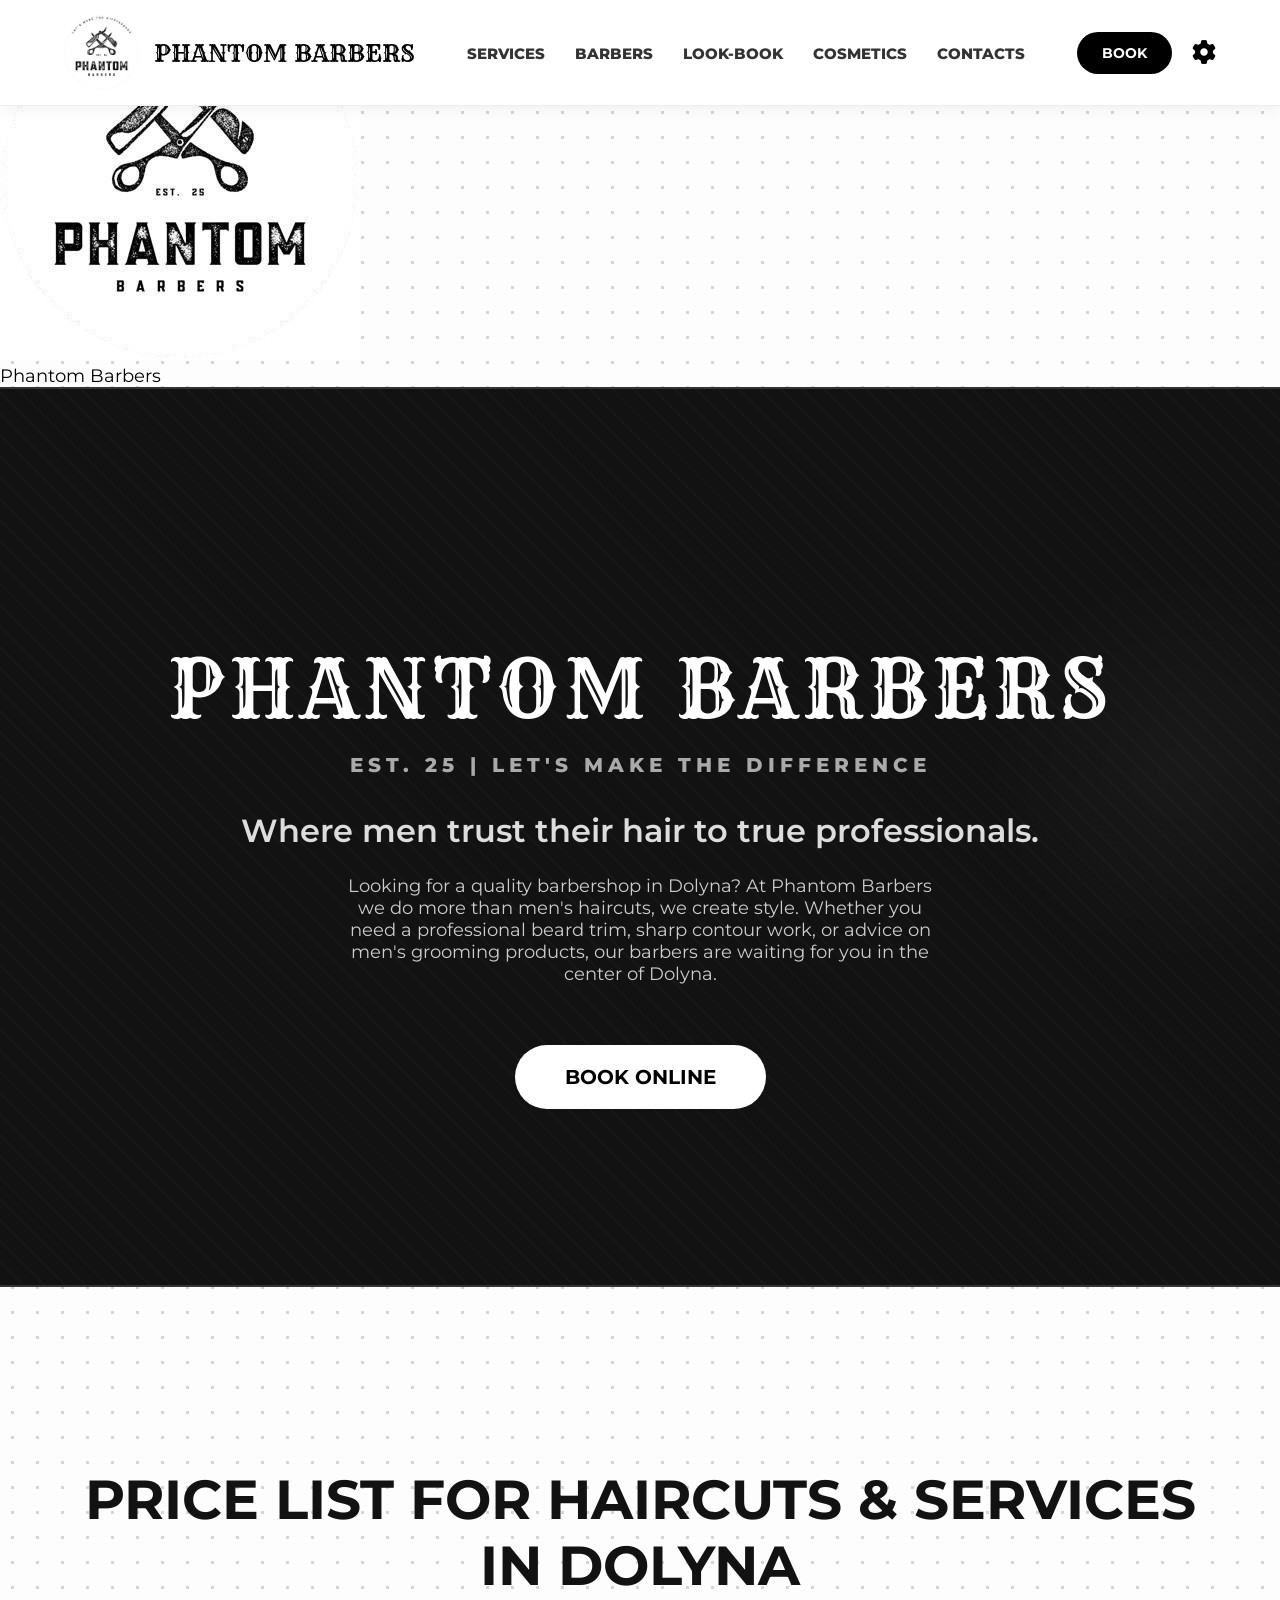
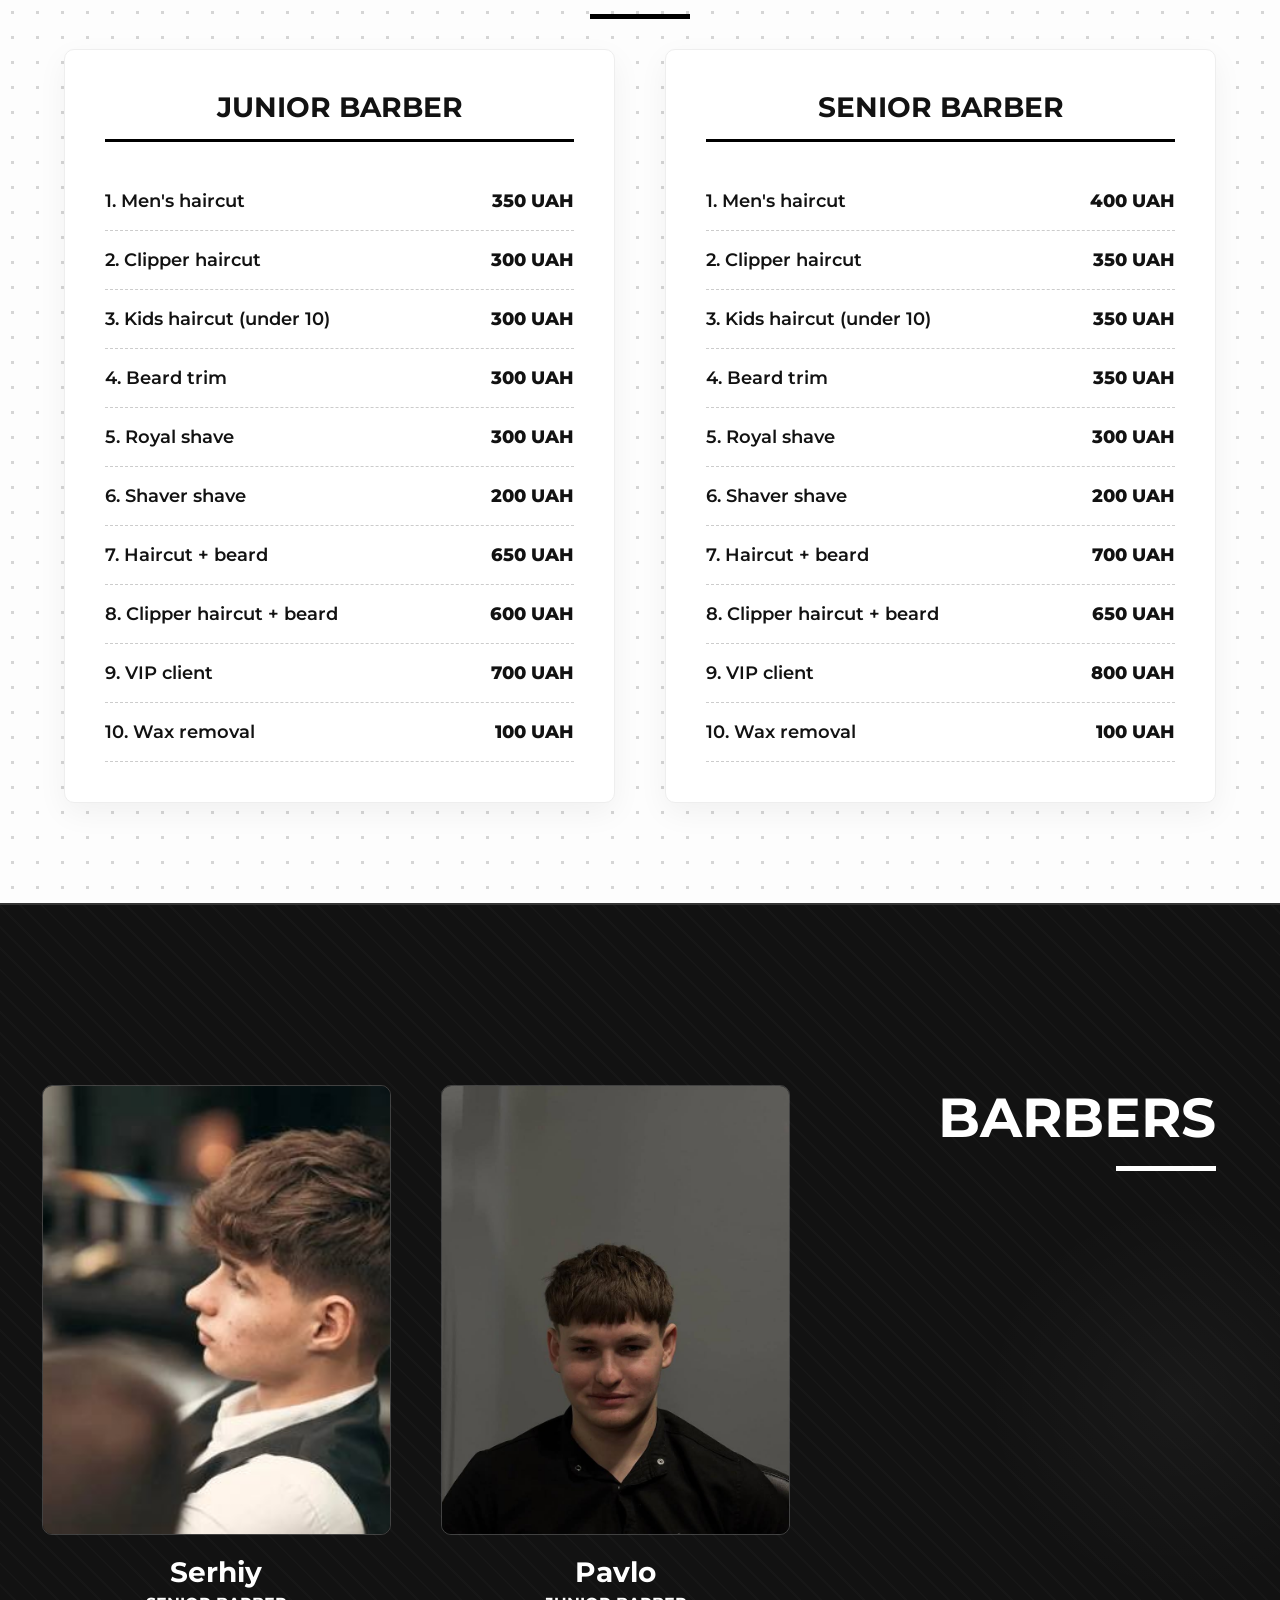
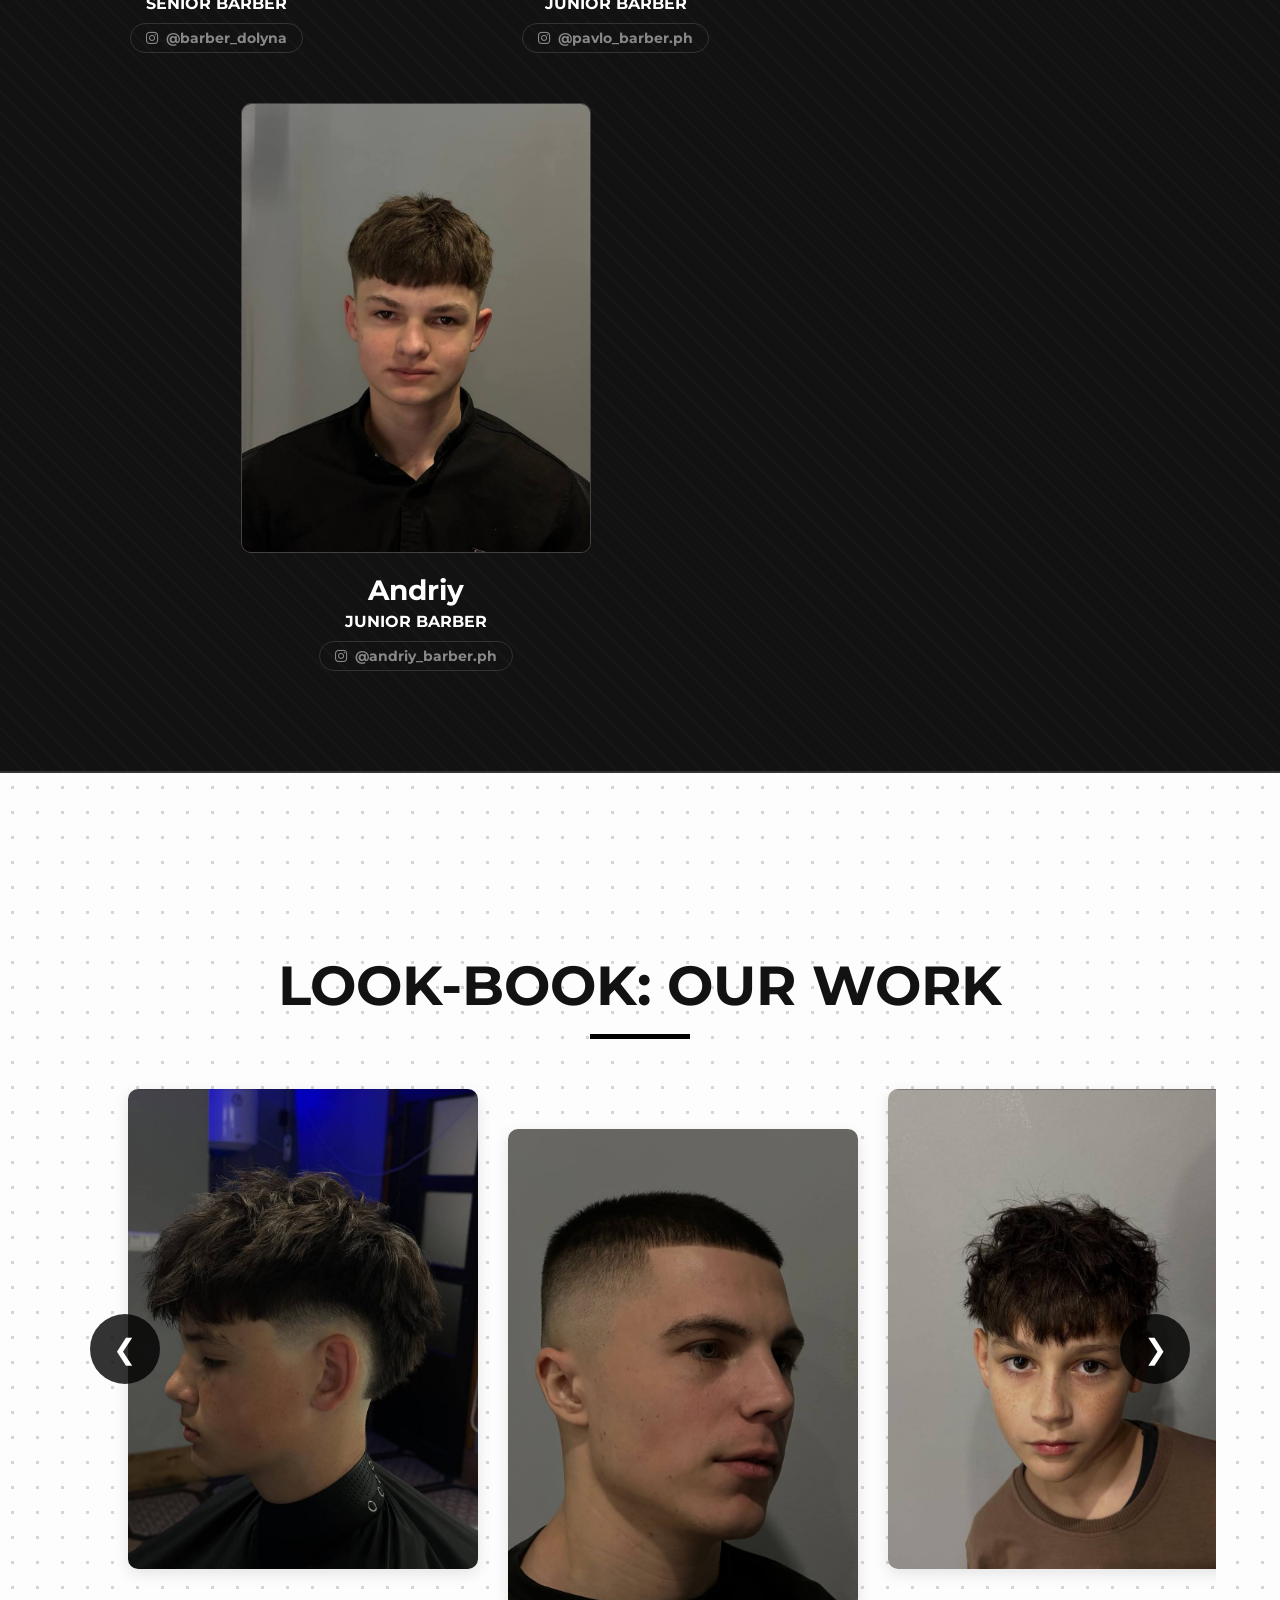
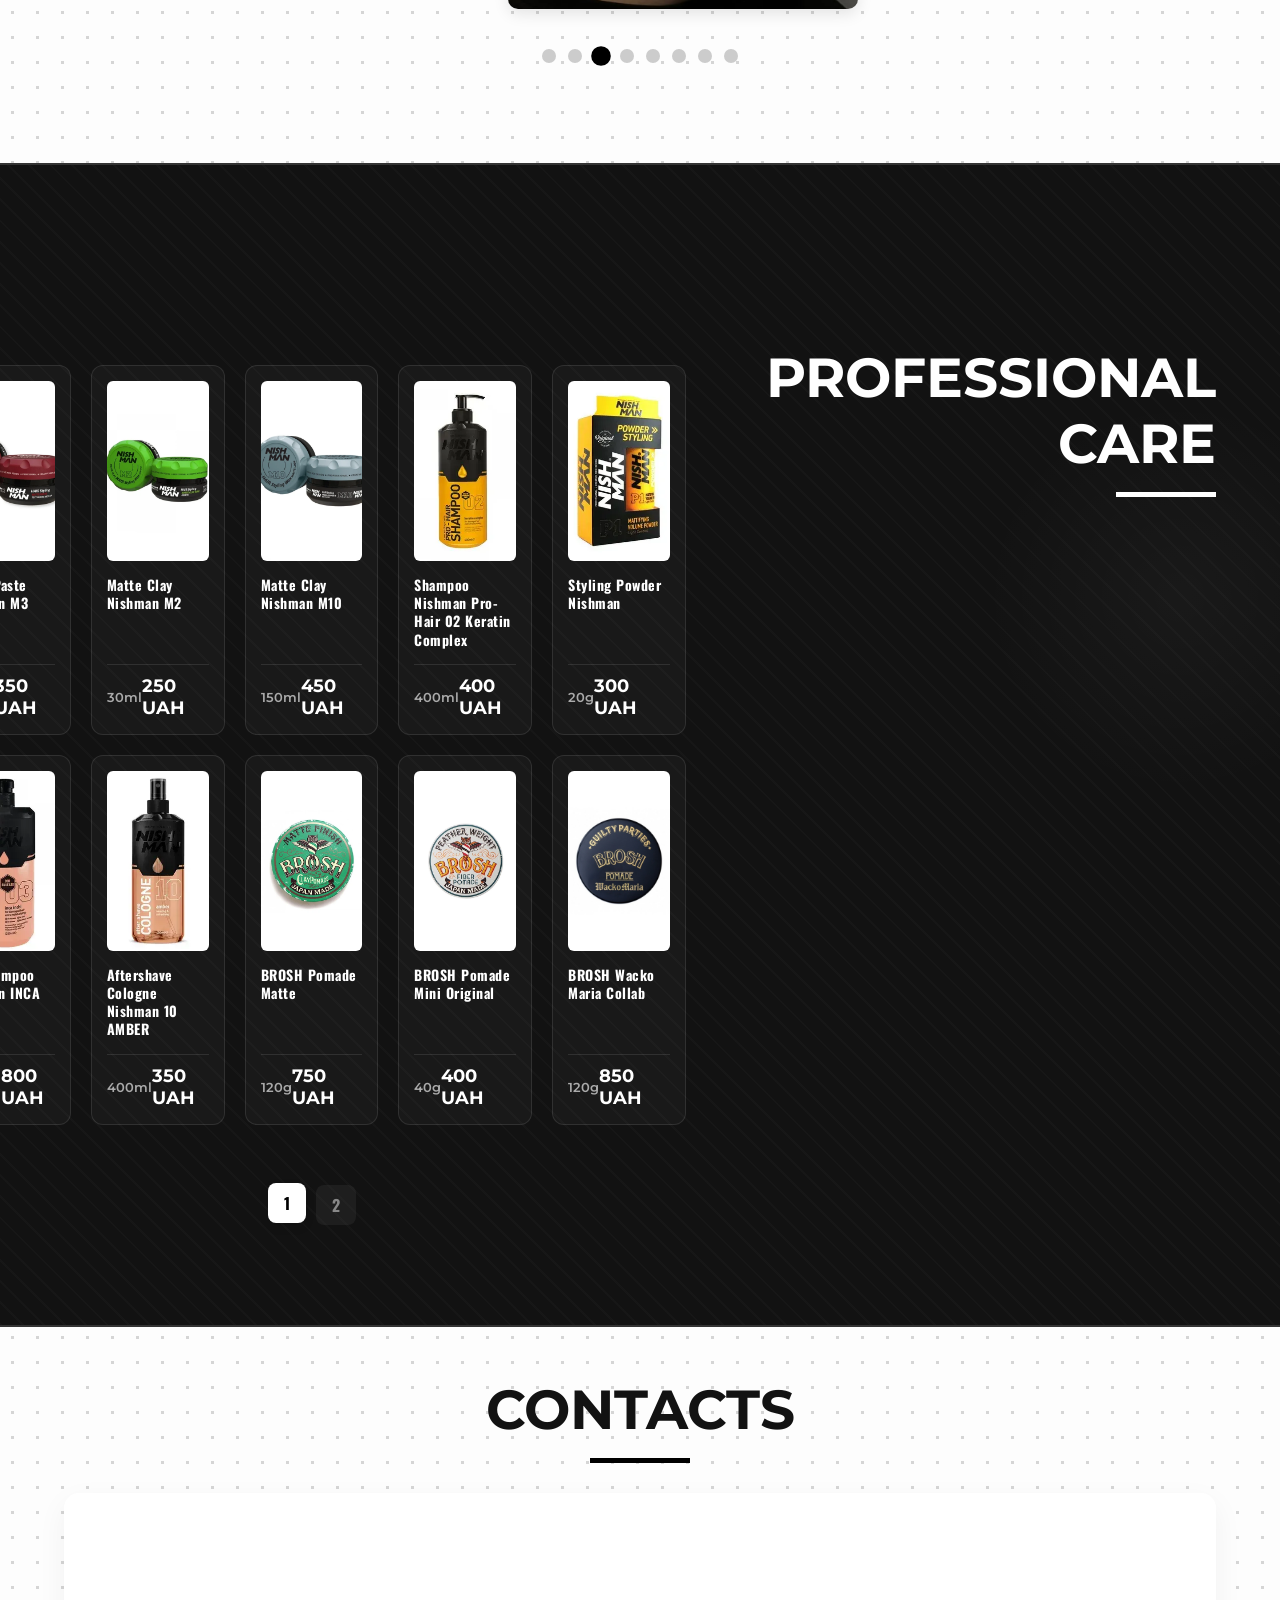
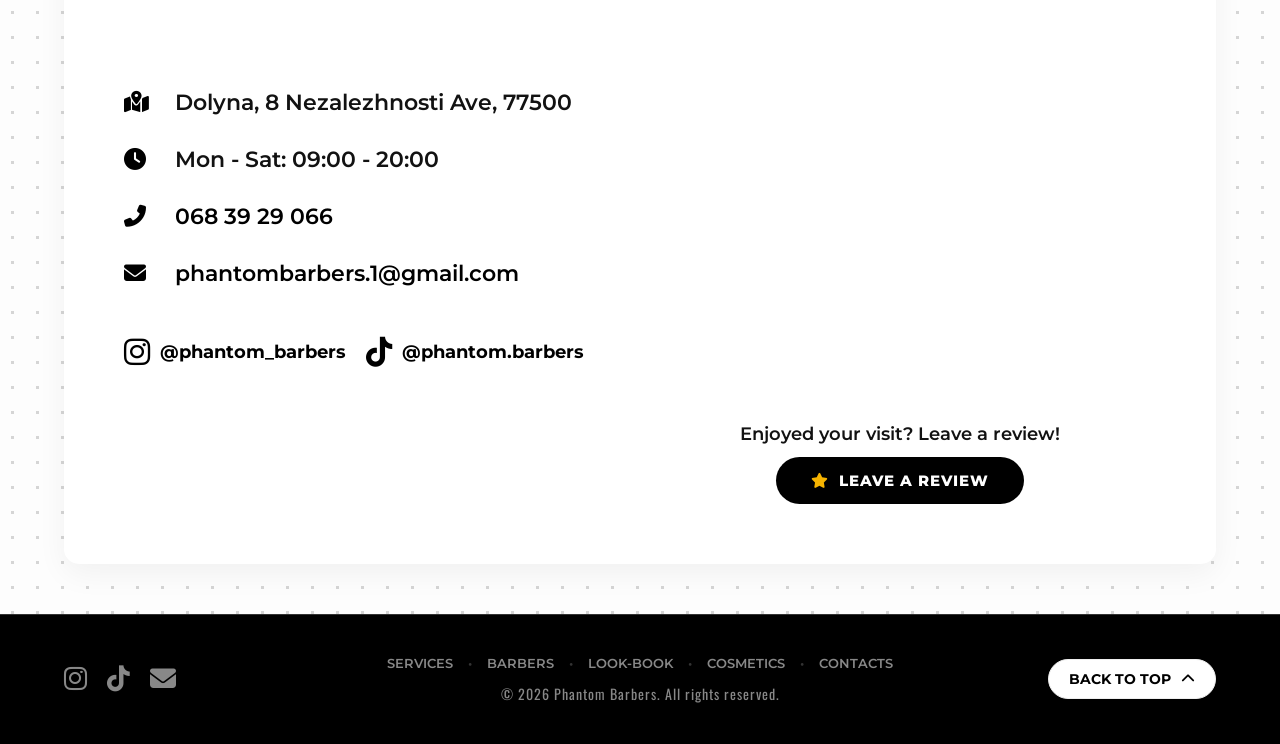
<file: en.html>
<!DOCTYPE html>
<html lang="en">
<head>
    <meta charset="UTF-8">
    <meta name="viewport" content="width=device-width, initial-scale=1.0">

    <!-- The intro is shown once per session -->
    <script>try{if(sessionStorage.getItem('pb_intro')){document.documentElement.classList.add('skip-intro');}}catch(e){}</script>

    <title>Phantom Barbers | Men's Haircuts & Barbershop in Dolyna</title>
    <meta name="description" content="Phantom Barbers — barbershop in Dolyna: men's haircuts, beard trims, royal shave and grooming products. Book online.">

    <meta name="google-site-verification" content="fKdQhDKn_RcBx-gY5dBWDIaARa6plZfwYg9gv59tmJs" />

    <link rel="canonical" href="https://phantom-barbers.netlify.app/en.html">
    <link rel="alternate" hreflang="uk" href="https://phantom-barbers.netlify.app/">
    <link rel="alternate" hreflang="en" href="https://phantom-barbers.netlify.app/en.html">
    <link rel="alternate" hreflang="x-default" href="https://phantom-barbers.netlify.app/">

    <meta property="og:type" content="website">
    <meta property="og:site_name" content="Phantom Barbers">
    <meta property="og:title" content="Phantom Barbers | Barbershop in Dolyna">
    <meta property="og:description" content="Men's haircuts, beard trims and royal shave in Dolyna. Book online.">
    <meta property="og:image" content="https://phantom-barbers.netlify.app/images/og-cover.jpg">
    <meta property="og:url" content="https://phantom-barbers.netlify.app/en.html">
    <meta property="og:locale" content="en_US">
    <meta name="twitter:card" content="summary_large_image">
    <meta name="theme-color" content="#000000">

    <script type="application/ld+json">
    {
      "@context": "https://schema.org",
      "@type": "HairSalon",
      "name": "Phantom Barbers",
      "description": "Barbershop in Dolyna: men's haircuts, beard trims, royal shave.",
      "url": "https://phantom-barbers.netlify.app/",
      "image": "https://phantom-barbers.netlify.app/images/logo.jpg",
      "telephone": "+380683929066",
      "email": "phantombarbers.1@gmail.com",
      "priceRange": "₴₴",
      "address": {
        "@type": "PostalAddress",
        "streetAddress": "8 Nezalezhnosti Ave",
        "addressLocality": "Dolyna",
        "addressRegion": "Ivano-Frankivsk Oblast",
        "postalCode": "77500",
        "addressCountry": "UA"
      },
      "geo": { "@type": "GeoCoordinates", "latitude": 48.9728387, "longitude": 23.9652203 },
      "openingHoursSpecification": [{
        "@type": "OpeningHoursSpecification",
        "dayOfWeek": ["Monday","Tuesday","Wednesday","Thursday","Friday","Saturday"],
        "opens": "09:00",
        "closes": "20:00"
      }],
      "sameAs": [
        "https://instagram.com/phantom_barbers",
        "https://tiktok.com/@phantom.barbers"
      ]
    }
    </script>

    <link rel="preconnect" href="https://fonts.googleapis.com">
    <link rel="preconnect" href="https://fonts.gstatic.com" crossorigin>
    <link href="https://fonts.googleapis.com/css2?family=Montserrat:wght@300;400;600;800&family=Oswald:wght@500;700&family=Rye&display=swap" rel="stylesheet">
    <link rel="stylesheet" href="https://cdnjs.cloudflare.com/ajax/libs/font-awesome/6.4.0/css/all.min.css">

    <!-- Favicon (these files must be added to the site root) -->
    <link rel="icon" href="/favicon.ico" sizes="48x48">
    <link rel="icon" type="image/jpg" sizes="192x192" href="/favicon-192.png">
    <link rel="apple-touch-icon" href="/apple-touch-icon.png">

    <link rel="stylesheet" href="style.css">
</head>
<body id="top">
    <div id="preloader">
        <div class="pre-curtain pre-left"></div>
        <div class="pre-curtain pre-right"></div>
        <div class="pre-center">
            <div class="pre-logo-wrap">
                <img src="images/logo.jpg" alt="Phantom Barbers" class="preloader-logo">
            </div>
            <p class="pre-text">Phantom Barbers</p>
            <div class="pre-line"></div>
        </div>
    </div>

    <header>
        <a href="#top" class="logo-block">
            <img src="images/logo.jpg" alt="Phantom Barbers Logo" class="header-logo">
            <span class="logo-text">Phantom Barbers</span>
        </a>

        <button class="hamburger" aria-label="Open navigation menu"><i class="fas fa-bars"></i></button>

        <nav class="nav-menu">
            <ul>
                <li><a href="#services">Services</a></li>
                <li><a href="#barbers">Barbers</a></li>
                <li><a href="#lookbook">Look-Book</a></li>
                <li><a href="#cosmetics">Cosmetics</a></li>
                <li><a href="#contacts">Contacts</a></li>

                <li class="mobile-book-li">
                    <a href="https://w.wlaunch.net/i/999b5880-0034-11f1-920a-491fb198e776/b/999d2d5e-0034-11f1-920a-491fb198e776/r" target="_blank" class="mobile-book-btn" style="color: #ffffff !important; background-color: #000000 !important; border: 2px solid #ffffff !important; opacity: 1 !important; font-weight: 900 !important; letter-spacing: 1px !important;">BOOK ONLINE</a>
                </li>

                <li class="mobile-settings">
                    <div class="theme-switcher-block">
                        <button onclick="toggleTheme('light')" class="theme-toggle-btn btn-light-theme active" aria-label="Light theme"><i class="fas fa-sun"></i></button>
                        <button onclick="toggleTheme('dark')" class="theme-toggle-btn btn-dark-theme" aria-label="Dark theme"><i class="fas fa-moon"></i></button>
                    </div>
                    <div class="lang-switcher">
                        <a href="index.html" class="lang" hreflang="uk">УКР</a>
                        <a href="en.html" class="lang active" hreflang="en">ENG</a>
                    </div>
                </li>
            </ul>
        </nav>

        <div class="header-actions">
            <a href="https://w.wlaunch.net/i/999b5880-0034-11f1-920a-491fb198e776/b/999d2d5e-0034-11f1-920a-491fb198e776/r" target="_blank" class="header-book-btn">BOOK</a>
            <div class="settings-container">
                <button class="gear-btn" aria-label="Site settings"><i class="fas fa-cog"></i></button>
                <div class="settings-dropdown">
                    <p class="dropdown-title">Theme</p>
                    <div class="theme-switcher-block">
                        <button onclick="toggleTheme('light')" class="theme-toggle-btn btn-light-theme active"><i class="fas fa-sun"></i> Light</button>
                        <button onclick="toggleTheme('dark')" class="theme-toggle-btn btn-dark-theme"><i class="fas fa-moon"></i> Dark</button>
                    </div>
                    <p class="dropdown-title">Language</p>
                    <div class="lang-switcher">
                        <a href="index.html" class="lang" hreflang="uk">УКР</a>
                        <a href="en.html" class="lang active" hreflang="en">ENG</a>
                    </div>
                </div>
            </div>
        </div>
    </header>

    <section id="about" class="hero dark-section">
        <div class="hero-content scroll-reveal">
            <h1>PHANTOM BARBERS</h1>
            <p class="subtitle">EST. 25 | LET'S MAKE THE DIFFERENCE</p>
            <p class="about-text">Where men trust their hair to true professionals.</p>

            <p class="about-description" style="max-width: 600px; margin: 20px auto; color: #ccc;">
                Looking for a quality barbershop in Dolyna? At Phantom Barbers we do more than men's haircuts, we create style. Whether you need a professional beard trim, sharp contour work, or advice on men's grooming products, our barbers are waiting for you in the center of Dolyna.
            </p>

            <a href="https://w.wlaunch.net/i/999b5880-0034-11f1-920a-491fb198e776/b/999d2d5e-0034-11f1-920a-491fb198e776/r" target="_blank" class="btn-book pulse-btn hero-btn">BOOK ONLINE</a>
        </div>
    </section>

    <section id="services" class="full-width-section light-section" style="padding-bottom: 100px;">
        <h2 class="section-title title-center scroll-reveal">PRICE LIST FOR HAIRCUTS & SERVICES IN DOLYNA</h2>

        <div class="mobile-price-toggle scroll-reveal">
            <button class="price-btn active" id="btn-junior" onclick="togglePrice('junior')">JUNIOR BARBER</button>
            <button class="price-btn" id="btn-senior" onclick="togglePrice('senior')">SENIOR BARBER</button>
        </div>

        <div class="price-lists-wrapper">
            <div class="price-list-col slide-left" id="col-junior">
                <h3 class="price-col-title">JUNIOR BARBER</h3>
                <div class="price-row"><span class="col-service">1. Men's haircut</span><span class="col-price">350 UAH</span></div>
                <div class="price-row"><span class="col-service">2. Clipper haircut</span><span class="col-price">300 UAH</span></div>
                <div class="price-row"><span class="col-service">3. Kids haircut (under 10)</span><span class="col-price">300 UAH</span></div>
                <div class="price-row"><span class="col-service">4. Beard trim</span><span class="col-price">300 UAH</span></div>
                <div class="price-row"><span class="col-service">5. Royal shave</span><span class="col-price">300 UAH</span></div>
                <div class="price-row"><span class="col-service">6. Shaver shave</span><span class="col-price">200 UAH</span></div>
                <div class="price-row"><span class="col-service">7. Haircut + beard</span><span class="col-price">650 UAH</span></div>
                <div class="price-row"><span class="col-service">8. Clipper haircut + beard</span><span class="col-price">600 UAH</span></div>
                <div class="price-row"><span class="col-service">9. VIP client</span><span class="col-price">700 UAH</span></div>
                <div class="price-row"><span class="col-service">10. Wax removal</span><span class="col-price">100 UAH</span></div>
            </div>

            <div class="price-list-col slide-right hidden-mobile" id="col-senior">
                <h3 class="price-col-title">SENIOR BARBER</h3>
                <div class="price-row"><span class="col-service">1. Men's haircut</span><span class="col-price">400 UAH</span></div>
                <div class="price-row"><span class="col-service">2. Clipper haircut</span><span class="col-price">350 UAH</span></div>
                <div class="price-row"><span class="col-service">3. Kids haircut (under 10)</span><span class="col-price">350 UAH</span></div>
                <div class="price-row"><span class="col-service">4. Beard trim</span><span class="col-price">350 UAH</span></div>
                <div class="price-row"><span class="col-service">5. Royal shave</span><span class="col-price">300 UAH</span></div>
                <div class="price-row"><span class="col-service">6. Shaver shave</span><span class="col-price">200 UAH</span></div>
                <div class="price-row"><span class="col-service">7. Haircut + beard</span><span class="col-price">700 UAH</span></div>
                <div class="price-row"><span class="col-service">8. Clipper haircut + beard</span><span class="col-price">650 UAH</span></div>
                <div class="price-row"><span class="col-service">9. VIP client</span><span class="col-price">800 UAH</span></div>
                <div class="price-row"><span class="col-service">10. Wax removal</span><span class="col-price">100 UAH</span></div>
            </div>
        </div>
    </section>

    <section id="barbers" class="split-section reverse dark-section">
        <div class="split-title"><h2 class="section-title title-right">BARBERS</h2></div>
        <div class="split-content grid-2x2">
            <article class="barber-box scroll-reveal">
                <a href="https://instagram.com/barber_dolyna" target="_blank"><img src="images/barber1.jpg" alt="Serhiy, senior barber at Phantom Barbers" class="b-img" loading="lazy"></a>
                <h3>Serhiy</h3><span class="b-rank">Senior Barber</span>
                <a href="https://instagram.com/barber_dolyna" class="b-inst" target="_blank"><i class="fab fa-instagram"></i> @barber_dolyna</a>
            </article>
            <article class="barber-box scroll-reveal">
                <a href="https://instagram.com/pavlo_barber.ph" target="_blank"><img src="images/barber2.jpg" alt="Pavlo, junior barber at Phantom Barbers" class="b-img" loading="lazy"></a>
                <h3>Pavlo</h3><span class="b-rank">Junior Barber</span>
                <a href="https://instagram.com/pavlo_barber.ph" class="b-inst" target="_blank"><i class="fab fa-instagram"></i> @pavlo_barber.ph</a>
            </article>
            <article class="barber-box scroll-reveal">
                <a href="https://instagram.com/andriy_barber.ph" target="_blank"><img src="images/barber3.jpg" alt="Andriy, junior barber at Phantom Barbers" class="b-img" loading="lazy"></a>
                <h3>Andriy</h3><span class="b-rank">Junior Barber</span>
                <a href="https://instagram.com/andriy_barber.ph" class="b-inst" target="_blank"><i class="fab fa-instagram"></i> @andriy_barber.ph</a>
            </article>
        </div>
    </section>

    <section id="lookbook" class="full-width-section light-section">
        <h2 class="section-title title-center scroll-reveal">LOOK-BOOK: OUR WORK</h2>
        <div class="lookbook-container scroll-reveal">
            <button class="look-btn l-prev" aria-label="Previous photo" onclick="moveLookbook(-1)">❮</button>
            <button class="look-btn l-next" aria-label="Next photo" onclick="moveLookbook(1)">❯</button>
            <div class="lookbook-track" id="lookbook-track">
                <img src="images/work1.jpg" data-index="0" alt="Men's haircut by a Phantom Barbers barber in Dolyna, photo 1" loading="lazy" onclick="openLightbox(this)">
                <img src="images/work2.jpg" data-index="1" alt="Men's haircut by a Phantom Barbers barber in Dolyna, photo 2" loading="lazy" onclick="openLightbox(this)">
                <img src="images/work3.jpg" data-index="2" alt="Men's haircut by a Phantom Barbers barber in Dolyna, photo 3" loading="lazy" onclick="openLightbox(this)">
                <img src="images/work4.jpg" data-index="3" alt="Men's haircut by a Phantom Barbers barber in Dolyna, photo 4" loading="lazy" onclick="openLightbox(this)">
                <img src="images/work5.jpg" data-index="4" alt="Men's haircut by a Phantom Barbers barber in Dolyna, photo 5" loading="lazy" onclick="openLightbox(this)">
                <img src="images/work6.jpg" data-index="5" alt="Men's haircut by a Phantom Barbers barber in Dolyna, photo 6" loading="lazy" onclick="openLightbox(this)">
                <img src="images/work7.jpg" data-index="6" alt="Men's haircut by a Phantom Barbers barber in Dolyna, photo 7" loading="lazy" onclick="openLightbox(this)">
                <img src="images/work8.jpg" data-index="7" alt="Men's haircut by a Phantom Barbers barber in Dolyna, photo 8" loading="lazy" onclick="openLightbox(this)">
            </div>
        </div>
        <div class="lookbook-dots scroll-reveal">
            <button class="dot active" data-dot="0" aria-label="Photo 1" onclick="jumpToLookbook(0)"></button>
            <button class="dot" data-dot="1" aria-label="Photo 2" onclick="jumpToLookbook(1)"></button>
            <button class="dot" data-dot="2" aria-label="Photo 3" onclick="jumpToLookbook(2)"></button>
            <button class="dot" data-dot="3" aria-label="Photo 4" onclick="jumpToLookbook(3)"></button>
            <button class="dot" data-dot="4" aria-label="Photo 5" onclick="jumpToLookbook(4)"></button>
            <button class="dot" data-dot="5" aria-label="Photo 6" onclick="jumpToLookbook(5)"></button>
            <button class="dot" data-dot="6" aria-label="Photo 7" onclick="jumpToLookbook(6)"></button>
            <button class="dot" data-dot="7" aria-label="Photo 8" onclick="jumpToLookbook(7)"></button>
        </div>
    </section>

    <section id="cosmetics" class="split-section reverse dark-section">
        <div class="split-title"><h2 class="section-title title-right">PROFESSIONAL CARE</h2></div>
        <div class="split-content">
            <div class="cosmetics-slider-container scroll-reveal">
                <div class="cosmetics-track" id="cosmetics-grid"></div>
                <div class="pagination" id="cosmetics-pagination"></div>
            </div>
        </div>
    </section>

    <section id="contacts" class="light-section" style="padding-top: 50px; padding-bottom: 50px;">
        <h2 class="section-title title-center scroll-reveal">CONTACTS</h2>
        <div class="contacts-wrapper scroll-reveal">
            <div class="c-info">
                <p class="c-item"><i class="fas fa-map-marked-alt"></i> Dolyna, 8 Nezalezhnosti Ave, 77500</p>
                <p class="c-item"><i class="fas fa-clock"></i> Mon - Sat: 09:00 - 20:00</p>
                <p class="c-item"><a href="tel:+380683929066"><i class="fas fa-phone-alt"></i> 068 39 29 066</a></p>
                <p class="c-item"><a href="mailto:phantombarbers.1@gmail.com"><i class="fas fa-envelope"></i> phantombarbers.1@gmail.com</a></p>
                <div class="c-socials">
                    <a href="https://instagram.com/phantom_barbers" target="_blank"><i class="fab fa-instagram"></i> @phantom_barbers</a>
                    <a href="https://tiktok.com/@phantom.barbers" target="_blank"><i class="fab fa-tiktok"></i> @phantom.barbers</a>
                </div>
            </div>

            <div class="c-map">
                <iframe title="Map: Phantom Barbers, 8 Nezalezhnosti Ave, Dolyna" src="https://maps.google.com/maps?q=Nezalezhnosti+Avenue,+8,+Dolyna,+Ivano-Frankivsk+Oblast&hl=en&output=embed" width="100%" height="450" style="border:0; width:100%; min-height: 450px; border-radius: 15px;" allowfullscreen="" loading="lazy" referrerpolicy="no-referrer-when-downgrade"></iframe>

                <div class="review-block">
                    <p class="review-text">Enjoyed your visit? Leave a review!</p>
                    <!-- The direct review-form link is set in script.js (REVIEW_LINK / REVIEW_PLACE_ID) -->
                    <a href="https://www.google.com/maps/place/Phantom+barbershop/@48.9730007,23.9652182,19.5z/data=!4m6!3m5!1s0x439b1cfe65fd6679:0x19ac7fc8b8e182ab!8m2!3d48.9728387!4d23.9652203!16s%2Fg%2F11zxngdlsh" target="_blank" rel="noopener" class="review-btn">
                        <i class="fas fa-star"></i> LEAVE A REVIEW
                    </a>
                </div>
            </div>
        </div>
    </section>

    <a href="https://w.wlaunch.net/i/999b5880-0034-11f1-920a-491fb198e776/b/999d2d5e-0034-11f1-920a-491fb198e776/r" target="_blank" class="float-book-btn pulse-btn" aria-label="Book online">
        <i class="fas fa-cut"></i><span>BOOK</span>
    </a>

    <footer>
        <div class="footer-container">
            <div class="footer-left">
                <div class="footer-socials">
                    <a href="https://instagram.com/phantom_barbers" target="_blank" aria-label="Instagram"><i class="fab fa-instagram"></i></a>
                    <a href="https://tiktok.com/@phantom.barbers" target="_blank" aria-label="TikTok"><i class="fab fa-tiktok"></i></a>
                    <a href="mailto:phantombarbers.1@gmail.com" aria-label="Email"><i class="fas fa-envelope"></i></a>
                </div>
            </div>
            <div class="footer-center">
                <div class="footer-text-nav">
                    <a href="#services">Services</a>
                    <a href="#barbers">Barbers</a>
                    <a href="#lookbook">Look-Book</a>
                    <a href="#cosmetics">Cosmetics</a>
                    <a href="#contacts">Contacts</a>
                </div>
                <p>© 2026 Phantom Barbers. All rights reserved.</p>
            </div>
            <div class="footer-right">
                <a href="#top" class="btn-to-top" aria-label="Back to top">Back to top <i class="fas fa-chevron-up bounce-icon"></i></a>
            </div>
        </div>
    </footer>

    <div id="lightbox" class="lightbox" onclick="closeLightbox()"><button class="close-lightbox" aria-label="Close photo">×</button><img class="lightbox-content" id="lightbox-img" alt="Enlarged photo"></div>

    <script src="script.js"></script>
</body>
</html>
</file>
<file: style.css>
:root {
    --c-white: #ffffff; 
    --c-offwhite: #fdfdfd; 
    --c-black: #000000;
    --c-dark: #121212; 
    --c-dark-sec: #1a1a1a; 
    --c-gray-light: #eeeeee;
    --c-gray: #888888; 
    --c-gray-dark: #333333;
    --font-main: 'Montserrat', Arial, sans-serif; 
    --font-heading: 'Oswald', Arial, sans-serif; 
    --font-logo: 'Rye', Georgia, serif;
    --transition: 0.3s ease;
}
 
* { margin: 0; padding: 0; box-sizing: border-box; }
html { scroll-behavior: smooth; }
 
body { 
    font-family: var(--font-main); 
    overflow-x: hidden; 
    font-size: 18px; 
    background-color: var(--c-offwhite); 
    background-image: radial-gradient(#d5d5d5 1.5px, transparent 1.5px); 
    background-size: 25px 25px; 
    transition: background var(--transition), color var(--transition); 
    width: 100%; 
    max-width: 100vw;
}
 
h1, h2, h3, p, a, span, li, button { font-family: inherit; }
.logo-text { font-family: var(--font-logo); }
 
/* поява тексту на головному екрані */
.hero-content > * { animation: hero-in 0.9s cubic-bezier(0.2, 0.7, 0.2, 1) 1.5s backwards; }
.hero-content > *:nth-child(2) { animation-delay: 1.62s; }
.hero-content > *:nth-child(3) { animation-delay: 1.74s; }
.hero-content > *:nth-child(4) { animation-delay: 1.86s; }
.hero-content > *:nth-child(5) { animation-delay: 1.98s; }
@keyframes hero-in { from { opacity: 0; transform: translateY(28px); } }
 
/* повторний візит у цій сесії: без інтро */
.skip-intro #preloader { display: none !important; }
.skip-intro .hero-content > * { animation-duration: 0.6s; animation-delay: 0s !important; }
 
@media (prefers-reduced-motion: reduce) {
    #preloader { display: none !important; }
    .hero-content > * { animation: none !important; }
}
 
/* =========================================
   ШАПКА
   ========================================= */
header { 
    position: fixed; top: 0; width: 100%; background-color: #ffffff; 
    padding: 15px 5vw; display: flex; justify-content: space-between; 
    align-items: center; z-index: 1000; border-bottom: 1px solid var(--c-gray-light); 
    box-shadow: 0 4px 15px rgba(0,0,0,0.05); 
}
.logo-block { display: flex; align-items: center; gap: 15px; text-decoration: none; transition: var(--transition); z-index: 1001;}
.logo-block:hover { opacity: 0.7; }
.header-logo { height: 75px; width: 75px; object-fit: cover; border-radius: 50%; }
.logo-text { font-family: var(--font-logo); font-size: 24px; text-transform: uppercase; color: var(--c-black); }
 
.header-actions { display: flex; align-items: center; gap: 20px; z-index: 1001; }
.hamburger { display: none; background: none; border: none; font-size: 28px; color: var(--c-black); cursor: pointer; z-index: 1001; }
 
.nav-menu ul { list-style: none; display: flex; gap: 30px; align-items: center; }
.nav-menu ul li a { color: var(--c-gray-dark); text-decoration: none; text-transform: uppercase; font-size: 15px; font-weight: 800; position: relative; display: inline-block; transition: var(--transition); }
.nav-menu ul li a::after { content: ''; position: absolute; width: 0; height: 3px; background-color: var(--c-black); bottom: -8px; left: 0; transition: width var(--transition); }
.nav-menu ul li a:hover { color: var(--c-black); transform: scale(1.1); }
.nav-menu ul li a:hover::after { width: 100%; }
 
.mobile-settings { display: none; }
.mobile-book-li { display: none; margin-top: 10px; width: 100%; text-align: center; }
 
.mobile-book-btn { 
    background-color: #000000 !important; 
    color: #ffffff !important; 
    font-weight: 900 !important;
    letter-spacing: 1px !important;
    padding: 14px 35px !important; 
    border-radius: 50px !important; 
    text-decoration: none !important; 
    font-size: 16px !important; 
    display: inline-block !important; 
    transition: var(--transition) !important; 
    border: 2px solid #000000 !important; 
}
.mobile-book-btn:hover { background-color: #333333 !important; }
 
.header-book-btn { background: var(--c-black); color: var(--c-white); padding: 12px 25px; border-radius: 50px; text-decoration: none; font-weight: bold; font-size: 14px; transition: var(--transition); }
.header-book-btn:hover { background: var(--c-gray-dark); transform: scale(1.05); }
 
.settings-container { position: relative; }
.gear-btn { background: none; border: none; font-size: 24px; color: var(--c-black); cursor: pointer; transition: transform 0.5s ease; }
.gear-btn:hover { transform: rotate(90deg); color: var(--c-gray); }
 
.settings-dropdown { position: absolute; top: 50px; right: 0; background: var(--c-white); border: 1px solid var(--c-gray-light); box-shadow: 0 15px 30px rgba(0,0,0,0.1); border-radius: 15px; padding: 20px; width: 220px; display: flex; flex-direction: column; gap: 15px; opacity: 0; visibility: hidden; transform: translateY(-10px); transition: var(--transition); z-index: 100; }
.settings-dropdown.active { opacity: 1; visibility: visible; transform: translateY(0); }
.dropdown-title { font-size: 12px; text-transform: uppercase; color: var(--c-gray); font-weight: bold; margin-bottom: -5px; }
 
.theme-switcher-block, .lang-switcher { display: inline-flex; background: rgba(128, 128, 128, 0.15); border-radius: 30px; padding: 4px; align-items: center; white-space: nowrap; flex-shrink: 0; }
.theme-toggle-btn, .lang { min-width: 0; background: transparent; border: none; color: var(--c-gray); padding: 8px 16px; font-size: 14px; font-weight: bold; border-radius: 25px; cursor: pointer; transition: var(--transition); text-decoration: none; display: inline-flex; align-items: center; justify-content: center; gap: 8px; white-space: nowrap; flex: 1; margin: 0; }
.theme-toggle-btn.active, .lang.active { background: var(--c-white); color: var(--c-black); box-shadow: 0 2px 8px rgba(0,0,0,0.15); }
.theme-toggle-btn:hover:not(.active), .lang:hover:not(.active) { color: var(--c-black); }
 
.hero-btn { display: inline-block; margin-top: 40px; padding: 20px 50px; font-size: 20px; font-weight: bold; text-decoration: none; border-radius: 50px; background-color: var(--c-white); color: var(--c-black); transition: var(--transition); cursor: pointer; border: none; }
.hero-btn:hover { background: var(--c-gray-light); transform: scale(1.05); box-shadow: 0 10px 20px rgba(0,0,0,0.3); }
 
.float-book-btn { position: fixed; bottom: 30px; right: 30px; width: 90px; height: 90px; background-color: var(--c-black); color: var(--c-white); border: 3px solid #ffffff; border-radius: 50%; display: flex; flex-direction: column; justify-content: center; align-items: center; text-decoration: none; z-index: 999; box-shadow: 0 10px 20px rgba(0,0,0,0.3); opacity: 0; visibility: hidden; transform: scale(0.8); transition: all 0.4s ease; }
.float-book-btn.visible { opacity: 1; visibility: visible; transform: scale(1); }
.float-book-btn i { font-size: 24px; margin-bottom: 5px; }
.float-book-btn span { font-size: 12px; font-weight: bold; letter-spacing: 1px; }
.float-book-btn:hover { background-color: var(--c-gray-dark); transform: scale(1.1); }
 
section { position: relative; padding: 180px 5vw 100px 5vw; min-height: 80vh; margin: 0 auto; width: 100%; box-sizing: border-box; }
.dark-section { background-color: var(--c-dark); background-image: repeating-linear-gradient(45deg, rgba(255,255,255,0.02) 0px, rgba(255,255,255,0.02) 2px, transparent 2px, transparent 15px); color: var(--c-white); border-bottom: 2px solid var(--c-gray-dark); border-top: 2px solid var(--c-gray-dark); }
.dark-section::after { content: ''; position: absolute; right: -100px; top: 20%; width: 400px; height: 400px; background: radial-gradient(circle, rgba(255,255,255,0.03) 0%, transparent 70%); border-radius: 50%; pointer-events: none; z-index: 0; }
.dark-section .section-title::after { background: var(--c-white); }
.dark-section .subtitle { color: #aaaaaa; }
.dark-section .about-text { color: #dddddd; }
 
.light-section { background-color: transparent; color: var(--c-dark); }
.light-section .section-title::after { background: var(--c-black); }
 
.hero-content, .price-lists-wrapper, .split-title, .split-content, .lookbook-container, .contacts-wrapper, .section-title { position: relative; z-index: 2; }
.split-section { display: flex; flex-direction: row; justify-content: space-between; align-items: flex-start; gap: 80px; max-width: 1600px; margin: 0 auto; width: 100%; }
.split-section.reverse { flex-direction: row-reverse; }
.split-title { flex: 0 0 30%; position: sticky; top: 150px; }
.split-content { flex: 0 0 65%; width: 100%; }
 
.section-title { font-size: 55px; text-transform: uppercase; position: relative; line-height: 1.2; margin-bottom: 50px; }
.title-left { text-align: left; } .title-right { text-align: right; } .title-center { text-align: center; margin-bottom: 50px; }
.title-left::after { content: ''; position: absolute; width: 100px; height: 5px; bottom: -20px; left: 0; }
.title-right::after { content: ''; position: absolute; width: 100px; height: 5px; bottom: -20px; right: 0; }
.title-center::after { content: ''; position: absolute; width: 100px; height: 5px; bottom: -20px; left: 50%; transform: translateX(-50%); }
 
.hero { display: flex; justify-content: center; align-items: center; text-align: center; min-height: 100vh; }
.hero h1 { font-family: var(--font-logo); font-weight: 400; font-size: 80px; line-height: 1.1; letter-spacing: 5px; margin-bottom: 20px;}
.subtitle { font-weight: 800; font-size: 20px; letter-spacing: 5px; margin-bottom: 30px;}
.about-text { max-width: 900px; font-size: 32px; font-weight: 600; line-height: 1.5; margin: 0 auto;}
 
.mobile-price-toggle { display: none; }
.price-lists-wrapper { display: flex; justify-content: space-between; gap: 50px; max-width: 1400px; margin: 0 auto; width: 100%; }
.price-list-col { flex: 1; background: var(--c-white); border: 1px solid var(--c-gray-light); border-radius: 10px; padding: 40px; box-shadow: 0 10px 30px rgba(0,0,0,0.05); transition: background var(--transition), border var(--transition); }
.price-col-title { font-size: 28px; text-align: center; margin-bottom: 30px; border-bottom: 3px solid var(--c-black); padding-bottom: 15px; }
.price-row { display: flex; justify-content: space-between; align-items: center; padding: 18px 0; border-bottom: 1px dashed #ccc; font-size: 18px; transition: var(--transition); }
.price-row:hover { background-color: #f9f9f9; transform: translateX(10px); padding-left: 10px; }
.col-service { font-weight: 600; } .col-price { font-weight: 800; }
 
/* розкривні описи послуг */
.price-row.has-desc { cursor: pointer; user-select: none; }
.price-chevron { font-size: 11px; margin-left: 10px; opacity: 0.5; transition: transform 0.3s ease, opacity 0.3s ease; }
.price-row.open .price-chevron { transform: rotate(180deg); opacity: 1; }
.price-row.open { border-bottom-color: transparent; }
.price-desc { display: grid; grid-template-rows: 0fr; transition: grid-template-rows 0.35s ease; }
.price-desc > div { overflow: hidden; }
.price-desc.open { grid-template-rows: 1fr; border-bottom: 1px dashed #ccc; }
.price-desc p { padding: 0 10px 18px; font-size: 15px; line-height: 1.6; font-weight: 500; color: var(--c-gray-dark); text-align: left; }
 
.slide-left { opacity: 0; transform: translateX(-150px); transition: all 1s ease-out; }
.slide-right { opacity: 0; transform: translateX(150px); transition: all 1s ease-out; }
.slide-left.active, .slide-right.active { opacity: 1; transform: translateX(0); }
 
.grid-2x2 { display: grid; grid-template-columns: repeat(2, 1fr); gap: 50px; width: 100%; }
/* Якщо барберів непарна кількість — останній по центру */
.grid-2x2 .barber-box:last-child:nth-child(odd) { grid-column: 1 / -1; justify-self: center; width: calc(50% - 25px); }
.barber-box { text-align: center; }
.b-img { width: 100%; height: 450px; object-fit: cover; transition: 0.5s; border-radius: 10px; margin-bottom: 20px; border: 1px solid rgba(255,255,255,0.2); display: block;}
.barber-box:hover .b-img { transform: scale(1.02); }
.barber-box h3 { font-size: 28px; margin-bottom: 5px; }
.b-rank { font-size: 16px; font-weight: bold; text-transform: uppercase; display: block; margin-bottom: 10px;}
.b-inst { display: inline-flex; align-items: center; gap: 8px; color: var(--c-gray); text-decoration: none; font-size: 14px; font-weight: bold; transition: var(--transition); border: 1px solid var(--c-gray-dark); padding: 5px 15px; border-radius: 20px; }
.b-inst:hover { color: var(--c-white); border-color: var(--c-white); background: rgba(255,255,255,0.1); }
 
.lookbook-container { width: 100%; position: relative; display: flex; align-items: center; margin-top: 40px; }
.lookbook-track { display: flex; align-items: center; gap: 30px; overflow-x: auto; width: 100%; padding: 40px 5vw; scroll-behavior: smooth; -webkit-overflow-scrolling: touch; }
.lookbook-track::-webkit-scrollbar { display: none; }
.lookbook-track img { width: 350px; height: 480px; object-fit: cover; flex-shrink: 0; border-radius: 10px; transition: transform 0.4s ease, box-shadow 0.4s ease; box-shadow: 0 5px 15px rgba(0,0,0,0.1); cursor: pointer; }
.lookbook-track img.lb-odd { transform: translateY(-20px); }
.lookbook-track img.lb-even { transform: translateY(20px); }
.lookbook-track img.lb-odd:hover { transform: scale(1.05) translateY(-25px); box-shadow: 0 15px 30px rgba(0,0,0,0.3); z-index: 10; }
.lookbook-track img.lb-even:hover { transform: scale(1.05) translateY(15px); box-shadow: 0 15px 30px rgba(0,0,0,0.3); z-index: 10; }
 
.look-btn { background: rgba(0,0,0,0.8); color: var(--c-white); border: none; width: 70px; height: 70px; font-size: 28px; cursor: pointer; position: absolute; z-index: 20; border-radius: 50%; transition: var(--transition); }
.l-prev { left: 2vw; } .l-next { right: 2vw; }
.look-btn:hover { background: var(--c-black); transform: scale(1.1); }
.look-btn:active { transform: scale(0.9); }
 
.lookbook-dots { display: flex; justify-content: center; gap: 12px; margin-top: 20px; position: relative; z-index: 5; }
.dot { width: 14px; height: 14px; background-color: #ccc; border: none; border-radius: 50%; transition: var(--transition); cursor: pointer; display: inline-block; }
.dot.active { background-color: var(--c-black); transform: scale(1.4); }
 
.lightbox { display: none; position: fixed; z-index: 10000; padding-top: 60px; left: 0; top: 0; width: 100%; height: 100%; overflow: auto; background-color: rgba(0,0,0,0.9); backdrop-filter: blur(5px); }
.lightbox-content { margin: auto; display: block; max-width: 90%; max-height: 80vh; border-radius: 10px; object-fit: contain; animation: zoomIn 0.3s ease; }
.close-lightbox { position: absolute; top: 30px; right: 5vw; background: none; border: none; color: var(--c-white); font-size: 50px; font-weight: bold; cursor: pointer; transition: var(--transition); }
.close-lightbox:hover { color: var(--c-gray); }
@keyframes zoomIn { from {transform:scale(0.5); opacity: 0;} to {transform:scale(1); opacity: 1;} }
 
.cosmetics-slider-container { width: 100%; position: relative; }
.cosmetics-track { display: grid; grid-template-columns: repeat(5, 1fr); gap: 20px; width: 100%; padding: 20px 0; }
.prod-card-compact { background: rgba(255, 255, 255, 0.03); border: 1px solid rgba(255, 255, 255, 0.1); color: var(--c-white); padding: 15px; text-align: left; border-radius: 12px; transition: all 0.3s ease; display: flex; flex-direction: column; text-decoration: none; position: relative; }
.prod-img-wrapper { position: relative; width: 100%; border-radius: 6px; overflow: hidden; margin-bottom: 15px; }
.prod-img-wrapper img { width: 100%; height: 180px; object-fit: cover; display: block; transition: transform 0.3s ease; }
.prod-card-compact:hover img { transform: scale(1.05); }
.prod-card-compact h3 { font-size: 14px; font-family: var(--font-heading); margin-bottom: 15px; letter-spacing: 0.5px; color: var(--c-white); line-height: 1.3; min-height: 38px; }
 
.prod-meta-row { display: flex; justify-content: space-between; align-items: center; border-top: 1px solid rgba(255,255,255,0.1); padding-top: 10px; margin-top: auto; }
.prod-vol-label { font-size: 13px; color: #aaaaaa; font-weight: 600; }
.prod-price-compact { font-size: 18px; font-weight: bold; color: var(--c-white); }
 
.dark-section .prod-card-compact:hover { transform: translateY(-3px); background: rgba(255, 255, 255, 0.08); border-color: var(--c-white); box-shadow: 0 10px 20px rgba(0,0,0,0.3); }
 
.pagination { display: flex; justify-content: center; gap: 10px; margin-top: 40px; width: 100%; }
.page-btn { padding: 8px 16px; border-radius: 8px; border: none; background: rgba(255,255,255,0.05); color: var(--c-gray); font-family: var(--font-heading); font-weight: bold; font-size: 16px; cursor: pointer; transition: all 0.3s ease; }
.page-btn.active, .page-btn:hover { background: var(--c-white); color: var(--c-black); transform: translateY(-2px); box-shadow: 0 4px 10px rgba(0,0,0,0.1); }
 
/* FAQ */
.faq-section { min-height: auto; padding-top: 110px; padding-bottom: 60px; }
.faq-list { position: relative; z-index: 2; max-width: 900px; margin: 0 auto; width: 100%; display: flex; flex-direction: column; gap: 12px; text-align: left; }
.faq-item { background: var(--c-white); border: 1px solid var(--c-gray-light); border-radius: 12px; box-shadow: 0 5px 15px rgba(0,0,0,0.04); overflow: hidden; }
.faq-item summary { list-style: none; cursor: pointer; padding: 18px 22px; font-weight: 700; font-size: 17px; display: flex; justify-content: space-between; align-items: center; gap: 15px; }
.faq-item summary::-webkit-details-marker { display: none; }
.faq-item summary::after { content: '+'; font-size: 26px; line-height: 1; font-weight: 400; flex-shrink: 0; transition: transform 0.3s ease; }
.faq-item[open] summary::after { transform: rotate(45deg); }
.faq-item p { padding: 0 22px 20px; font-size: 16px; line-height: 1.7; color: var(--c-gray-dark); animation: faq-in 0.35s ease; }
@keyframes faq-in { from { opacity: 0; transform: translateY(-6px); } }
 
.contacts-wrapper { display: flex; gap: 60px; background: var(--c-white); padding: 60px; border-radius: 15px; box-shadow: 0 10px 30px rgba(0,0,0,0.05); max-width: 1400px; margin: 0 auto; width: 100%; transition: background var(--transition); }
.c-info { flex: 1; display: flex; flex-direction: column; justify-content: center; }
.c-item { font-size: 22px; font-weight: 600; margin-bottom: 30px; }
.c-item i { margin-right: 15px; width: 30px; color: var(--c-black); }
.c-info a { color: var(--c-black); text-decoration: none; transition: var(--transition); }
.c-info a:hover { color: var(--c-gray); }
 
.c-socials { display: flex; flex-direction: row; gap: 20px; margin-top: 20px; }
.c-socials a { font-size: 18px; font-weight: bold; color: var(--c-black); text-decoration: none; transition: var(--transition); display: flex; align-items: center; gap: 10px; }
.c-socials a i { font-size: 30px; width: auto; margin: 0; }
.c-socials a:hover { color: var(--c-gray); transform: translateY(-3px); }
.c-map { flex: 1.5; display: flex; flex-direction: column; }
.c-map iframe { border-radius: 15px; min-height: 450px; }
 
.review-block { display: flex; flex-direction: column; align-items: center; gap: 12px; margin-top: 20px; text-align: center; }
.review-text { font-size: 18px; font-weight: 600; }
.review-btn { display: inline-flex; align-items: center; gap: 10px; background: var(--c-black); color: var(--c-white); padding: 14px 35px; border-radius: 50px; text-decoration: none; font-weight: 800; font-size: 15px; letter-spacing: 1px; transition: var(--transition); }
.review-btn i { color: #f5b301; }
.review-btn:hover { background: var(--c-gray-dark); transform: scale(1.05); }
 
footer { background: var(--c-black); color: var(--c-white); padding: 40px 5vw; border-top: 1px solid var(--c-gray-dark); position: relative; z-index: 10; }
.footer-container { display: flex; justify-content: space-between; align-items: center; max-width: 1600px; margin: 0 auto; width: 100%; }
.footer-left, .footer-right { flex: 1; }
.footer-left { display: flex; justify-content: flex-start; }
.footer-right { display: flex; justify-content: flex-end; }
.footer-center { flex: 2; display: flex; flex-direction: column; align-items: center; gap: 12px; text-align: center; }
.footer-text-nav { display: flex; align-items: center; justify-content: center; flex-wrap: wrap; gap: 0; }
.footer-text-nav a { color: var(--c-gray); text-decoration: none; font-size: 13px; font-weight: 600; text-transform: uppercase; transition: var(--transition); display: inline-flex; align-items: center; white-space: nowrap; }
.footer-text-nav a:hover { color: var(--c-white); }
.footer-text-nav a:not(:last-child)::after { content: '•'; margin: 0 15px; color: var(--c-gray-dark); pointer-events: none; }
.footer-socials { display: flex; gap: 20px; align-items: center; }
.footer-socials a { color: var(--c-gray); font-size: 26px; transition: var(--transition); }
.footer-socials a:hover { color: var(--c-white); transform: translateY(-3px); }
footer p { font-family: var(--font-heading); font-size: 14px; color: var(--c-gray); margin: 0; letter-spacing: 1px; }
 
.btn-to-top { display: inline-flex !important; align-items: center !important; gap: 10px !important; padding: 10px 20px !important; background: #ffffff !important; color: #000000 !important; text-decoration: none !important; border-radius: 50px !important; font-size: 14px !important; font-weight: bold !important; text-transform: uppercase !important; border: 1px solid var(--c-gray-light) !important; box-shadow: 0 4px 10px rgba(0,0,0,0.15) !important; transition: var(--transition) !important; }
.btn-to-top:hover { background: #f1f1f1 !important; color: #000000 !important; }
.btn-to-top i { color: #000000 !important; }
.bounce-icon { animation: bounce 2s infinite; }
@keyframes bounce { 0%, 20%, 50%, 80%, 100% { transform: translateY(0); } 40% { transform: translateY(-8px); } 60% { transform: translateY(-4px); } }
 
/* =========================================
   ПЛАВНІ КІЛЬЦЯ НАВКОЛО КНОПКИ ЗАПИС
   ========================================= */
.float-book-btn::before,
.float-book-btn::after {
    content: '';
    position: absolute;
    inset: 0;
    border-radius: 50%;
    border: 2px solid rgba(0, 0, 0, 0.55);
    box-shadow: 0 0 12px rgba(255, 255, 255, 0.35);
    opacity: 0;
    pointer-events: none;
    animation: float-ripple 3.6s cubic-bezier(0.2, 0.6, 0.3, 1) infinite;
}
.float-book-btn::after { animation-delay: 1.8s; }
 
@keyframes float-ripple {
    0%   { transform: scale(1);    opacity: 0; }
    15%  { transform: scale(1.15); opacity: 0.5; }
    100% { transform: scale(2.1);  opacity: 0; }
}
 
/* =========================================
   ТЕМНА ТЕМА
   ========================================= */
body.forced-dark-theme { background-color: #0f0f11 !important; background-image: radial-gradient(#222226 1.5px, transparent 1.5px) !important; background-size: 25px 25px !important; color: var(--c-white) !important; }
body.forced-dark-theme header { background-color: rgba(18, 18, 18, 0.98) !important; border-bottom: none !important; box-shadow: 0 4px 15px rgba(0,0,0,0.5) !important; }
body.forced-dark-theme .logo-text, body.forced-dark-theme nav ul li a, body.forced-dark-theme .hamburger, body.forced-dark-theme .gear-btn { color: var(--c-white) !important; }
body.forced-dark-theme nav ul li a::after { background-color: var(--c-white) !important; }
body.forced-dark-theme .settings-dropdown { background: var(--c-dark-sec) !important; border-color: var(--c-gray-dark) !important; }
body.forced-dark-theme .section-title { color: var(--c-white) !important; }
body.forced-dark-theme .section-title::after { background: var(--c-white) !important; }
body.forced-dark-theme .price-list-col, body.forced-dark-theme .contacts-wrapper { background: var(--c-dark-sec) !important; border-color: var(--c-gray-dark) !important; color: var(--c-white) !important; }
body.forced-dark-theme .price-col-title { border-bottom-color: var(--c-white) !important; }
body.forced-dark-theme .price-row:hover { background-color: #252525 !important; }
body.forced-dark-theme .price-desc p { color: #cfcfcf; }
body.forced-dark-theme .dot.active { background-color: var(--c-white) !important; }
body.forced-dark-theme .nav-menu { background: var(--c-dark) !important; border-top: none !important; }
body.forced-dark-theme .c-info a { color: var(--c-white) !important; }
body.forced-dark-theme .c-info a:hover { color: var(--c-gray) !important; }
 
body.forced-dark-theme .mobile-book-btn { background-color: #000000 !important; color: #ffffff !important; border-color: #ffffff !important; }
body.forced-dark-theme .theme-switcher-block, body.forced-dark-theme .lang-switcher { background: rgba(0,0,0,0.4) !important; box-shadow: inset 0 2px 6px rgba(0,0,0,0.5) !important; }
body.forced-dark-theme .theme-toggle-btn.active, body.forced-dark-theme .lang.active { background: #2c2c2e !important; color: var(--c-white) !important; box-shadow: 0 4px 10px rgba(0,0,0,0.4) !important; border: none !important; transform: scale(1.03) !important; }
body.forced-dark-theme .hero-btn, body.forced-dark-theme .header-book-btn, body.forced-dark-theme .float-book-btn { background-color: var(--c-white) !important; color: var(--c-black) !important; border: 1px solid var(--c-gray-light); }
body.forced-dark-theme .float-book-btn:hover { background-color: var(--c-gray-light) !important; }
body.forced-dark-theme .float-book-btn::before,
body.forced-dark-theme .float-book-btn::after { border-color: rgba(255, 255, 255, 0.6); box-shadow: 0 0 12px rgba(255, 255, 255, 0.25); }
body.forced-dark-theme .c-socials a, body.forced-dark-theme .c-item i, body.forced-dark-theme .c-item { color: var(--c-white) !important; }
body.forced-dark-theme .price-btn { border-color: var(--c-gray-dark); color: #ccc; }
body.forced-dark-theme .price-btn.active { background: var(--c-white); color: var(--c-black); border-color: var(--c-white); }
body.forced-dark-theme .prod-card-compact { background: var(--c-dark-sec) !important; border-color: var(--c-gray-dark) !important; color: var(--c-white) !important; box-shadow: 0 5px 15px rgba(0,0,0,0.2); }
body.forced-dark-theme .prod-card-compact h3, body.forced-dark-theme .prod-card-compact .prod-price-compact { color: var(--c-white) !important; }
body.forced-dark-theme .prod-vol-label { color: #aaaaaa !important; }
body.forced-dark-theme .prod-meta-row { border-top-color: rgba(255,255,255,0.1) !important; }
body.forced-dark-theme .page-btn { background: rgba(255,255,255,0.05); color: var(--c-gray); }
body.forced-dark-theme .page-btn.active, body.forced-dark-theme .page-btn:hover { background: var(--c-white); color: var(--c-black); }
body.forced-dark-theme .review-text { color: var(--c-white) !important; }
body.forced-dark-theme .review-btn { background: var(--c-white) !important; color: var(--c-black) !important; }
body.forced-dark-theme .faq-item { background: var(--c-dark-sec); border-color: var(--c-gray-dark); }
body.forced-dark-theme .faq-item summary { color: var(--c-white); }
body.forced-dark-theme .faq-item p { color: #cfcfcf; }
 
/* =========================================
   MOBILE LAYOUT FIXES
   ========================================= */
@media screen and (max-width: 992px) {
    html, body { width: 100%; max-width: 100vw; overflow-x: hidden; margin: 0; padding: 0; }
    header { padding: 15px 5vw; flex-direction: row; justify-content: space-between; }
    .header-logo { height: 50px; width: 50px; }
    
    .logo-text, .hero h1 { font-family: 'Rye', Georgia, serif !important; }
    .section-title, .price-col-title, .col-price, .page-btn, .prod-price-compact { font-family: 'Oswald', Arial, sans-serif !important; }
    .logo-text { font-size: 20px; } 
    
    .header-book-btn, .settings-container { display: none; } 
    .hamburger { display: block; z-index: 10000; } 
    .nav-menu { display: none; width: 100%; background: rgba(255, 255, 255, 0.98); position: absolute; top: 100%; left: 0; padding: 20px 0; box-shadow: 0 10px 15px rgba(0,0,0,0.1); border: none; z-index: 9999; }
    body.forced-dark-theme .nav-menu { border: none !important; }
    .nav-menu.active { display: flex; justify-content: center; }
    nav ul { flex-direction: column; gap: 20px; align-items: center; width: 100%; }
    nav ul li a { font-size: 18px; display: block; padding: 5px; }
    
    .mobile-book-li { display: block; margin-bottom: 5px; }
    
    .mobile-settings { display: flex; flex-direction: column; gap: 15px; align-items: center; margin-top: 10px; border-top: 1px solid var(--c-gray-light); padding-top: 20px; width: 80%; }
    body.forced-dark-theme .mobile-settings { border-top-color: var(--c-gray-dark) !important; }
 
    section { padding: 120px 20px 40px 20px; min-height: auto; width: 100%; display: flex; flex-direction: column; align-items: center; text-align: center; box-sizing: border-box; }
    .hero h1 { font-size: 36px; margin-bottom: 10px; text-align: center; width: 100%; } 
    .section-title { font-size: 32px; text-align: center; margin-bottom: 20px; width: 100%; } 
    .price-col-title { font-size: 20px; margin-bottom: 15px; } 
    .subtitle { font-size: 12px; margin-bottom: 15px; text-align: center; }
    .about-text { font-size: 16px; text-align: center; max-width: 100%; }
    .hero-btn { font-size: 14px; padding: 12px 25px; margin-top: 15px; display: inline-block; }
 
    .split-section, .split-section.reverse { flex-direction: column; align-items: center; gap: 30px; width: 100%; }
    .split-title, .split-content { width: 100%; text-align: center; position: relative; top: 0; }
    .title-left::after, .title-right::after { left: 50%; right: auto; transform: translateX(-50%); }
 
    .mobile-price-toggle { display: flex; justify-content: center; background: rgba(0,0,0,0.05); border-radius: 30px; padding: 5px; margin: 10px auto 40px auto; width: 100%; max-width: 350px; }
    .price-btn { padding: 12px 15px; border-radius: 25px; border: none; background: transparent; color: var(--c-gray-dark); font-weight: bold; transition: var(--transition); cursor: pointer; flex: 1; }
    .price-btn.active { background: var(--c-white); color: var(--c-black); box-shadow: 0 2px 10px rgba(0,0,0,0.1); }
    .price-list-col.hidden-mobile { display: none !important; }
 
    .price-lists-wrapper { flex-direction: column; align-items: center; gap: 20px; width: 100%; }
    .price-list-col { width: 100%; padding: 20px 15px; box-sizing: border-box; }
    .price-row { font-size: 13px; padding: 10px 0; width: 100%; }
    .price-desc p { font-size: 13px; padding: 0 6px 12px; }
 
    .grid-2x2 { grid-template-columns: repeat(2, 1fr); gap: 15px; width: 100%; justify-content: center; }
    .grid-2x2 .barber-box:last-child:nth-child(odd) { width: calc(50% - 7.5px); }
    .b-img { width: 100%; height: auto !important; aspect-ratio: 1 / 1 !important; object-fit: cover !important; border-radius: 10px; margin-bottom: 8px; }
    .barber-box h3 { font-size: 15px; }
    .b-rank { font-size: 10px; margin-bottom: 8px; }
    .b-inst { font-size: 10px; padding: 4px 8px; }
 
    .cosmetics-track { grid-template-columns: repeat(2, 1fr) !important; gap: 15px; padding: 10px 5px; }
    .prod-card-compact { padding: 10px; width: 100%; }
    .prod-card-compact img { height: 120px; margin-bottom: 8px; }
    .prod-card-compact h3 { font-size: 13px; min-height: 34px; margin-bottom: 5px; }
    .prod-vol-label { font-size: 11px; }
    .prod-price-compact { font-size: 15px; padding-top: 6px; }
    .prod-meta-row { padding-top: 6px; }
 
    .page-btn { padding: 6px 12px; font-size: 14px; }
 
    .faq-section { padding-top: 80px; padding-bottom: 30px; }
    .faq-item summary { font-size: 14px; padding: 14px 16px; }
    .faq-item p { font-size: 13px; padding: 0 16px 16px; }
 
    .look-btn { display: none; } 
    .lookbook-container { width: 100%; }
    .lookbook-track { padding: 40px 0; gap: 15px; overflow-x: auto; }
    .lookbook-track img { width: 250px; height: 350px; }
    .lookbook-dots { margin-top: 25px; }
    .dot { width: 16px; height: 16px; } 
 
    .contacts-wrapper { flex-direction: column; align-items: center; padding: 20px 15px; gap: 20px; width: 100%; }
    .c-info { width: 100%; text-align: center; align-items: center; }
    .c-item { font-size: 14px; margin-bottom: 12px; }
    .c-socials { justify-content: center; gap: 30px; margin-top: 20px; }
    .c-socials a { font-size: 14px; flex-direction: column; gap: 5px; }
    .c-socials a i { font-size: 35px; }
 
    .c-map { width: 100%; }
    .c-map iframe { height: 350px; min-height: auto; }
 
    .review-text { font-size: 14px; }
    .review-btn { font-size: 13px; padding: 12px 25px; }
    
    /* FIXED MOBILE FOOTER */
    .footer-container { 
        display: flex !important; 
        flex-direction: column !important; 
        align-items: center !important; 
        gap: 25px !important;
        padding: 30px 20px !important;
    }
    .footer-text-nav { display: none !important; }
    
    .footer-left { 
        position: static !important; 
        width: 100% !important; 
        display: flex !important; 
        justify-content: center !important; 
        order: 1 !important;
    }
    .footer-socials { gap: 25px !important; }
    .footer-socials a { font-size: 26px !important; }
    
    .footer-right { 
        position: static !important;
        width: 100% !important; 
        display: flex !important; 
        justify-content: center !important; 
        order: 2 !important; 
        z-index: 2 !important; 
    }
    
    .footer-center { 
        position: static !important;
        width: 100% !important; 
        display: flex !important; 
        justify-content: center !important; 
        order: 3 !important; 
        z-index: 1 !important; 
    }
    .footer-container p {
        font-size: 14px !important;
        text-align: center !important;
    }
    
    .slide-left, .slide-right { transform: none !important; opacity: 1 !important; transition: none !important; }
}
</file>
<file: Phantom Barbers/style.css>
:root {
    --c-white: #ffffff; 
    --c-offwhite: #fdfdfd; 
    --c-black: #000000;
    --c-dark: #121212; 
    --c-dark-sec: #1a1a1a; 
    --c-gray-light: #eeeeee;
    --c-gray: #888888; 
    --c-gray-dark: #333333;
    --font-main: 'Montserrat', sans-serif; 
    --font-heading: 'Oswald', sans-serif; 
    --font-logo: 'Rye', cursive;
    --transition: 0.3s ease;
}

* { margin: 0; padding: 0; box-sizing: border-box; }
html { scroll-behavior: smooth; }

body { 
    font-family: var(--font-main); 
    overflow-x: hidden; 
    font-size: 18px; 
    background-color: var(--c-offwhite); 
    background-image: radial-gradient(#d5d5d5 1.5px, transparent 1.5px); 
    background-size: 25px 25px; 
    transition: background var(--transition), color var(--transition); 
    width: 100%; 
    max-width: 100vw;
}

#preloader { 
    position: fixed; top: 0; left: 0; width: 100%; height: 100%; 
    background: var(--c-dark); z-index: 9999; 
    display: flex; justify-content: center; align-items: center; 
    transition: opacity 0.5s ease; 
}
.preloader-logo { 
    width: 130px; height: 130px; border-radius: 50%; object-fit: cover; 
    filter: invert(1); mix-blend-mode: screen; position: relative; z-index: 10;
}
#preloader::before, #preloader::after {
    content: ''; position: absolute; width: 130px; height: 130px; border-radius: 50%; 
    border: 2px solid rgba(255, 255, 255, 0.4); animation: ripple-out 2s infinite linear; opacity: 0; z-index: 1;
}
#preloader::after { animation-delay: 1s; }
@keyframes ripple-out { 0% { transform: scale(1); opacity: 0.8; } 100% { transform: scale(2.8); opacity: 0; } }

header { 
    position: fixed; top: 0; width: 100%; background-color: #ffffff; 
    padding: 15px 5vw; display: flex; justify-content: space-between; 
    align-items: center; z-index: 1000; border-bottom: 1px solid var(--c-gray-light); 
    box-shadow: 0 4px 15px rgba(0,0,0,0.05); 
}
.logo-block { display: flex; align-items: center; gap: 15px; text-decoration: none; transition: var(--transition); z-index: 1001;}
.logo-block:hover { opacity: 0.7; }
.header-logo { height: 75px; width: 75px; object-fit: cover; border-radius: 50%; }
.logo-text { font-family: var(--font-logo); font-size: 24px; text-transform: uppercase; color: var(--c-black); }

.header-actions { display: flex; align-items: center; gap: 20px; z-index: 1001; }
.hamburger { display: none; background: none; border: none; font-size: 28px; color: var(--c-black); cursor: pointer; z-index: 1001; }

.nav-menu ul { list-style: none; display: flex; gap: 30px; align-items: center; }
.nav-menu ul li a { color: var(--c-gray-dark); text-decoration: none; text-transform: uppercase; font-size: 15px; font-weight: 800; position: relative; display: inline-block; transition: var(--transition); }
.nav-menu ul li a::after { content: ''; position: absolute; width: 0; height: 3px; background-color: var(--c-black); bottom: -8px; left: 0; transition: width var(--transition); }
.nav-menu ul li a:hover { color: var(--c-black); transform: scale(1.1); }
.nav-menu ul li a:hover::after { width: 100%; }

.mobile-settings { display: none; }
.mobile-book-li { display: none; margin-top: 10px; width: 100%; text-align: center; }

.mobile-book-btn { 
    background-color: #000000 !important; 
    color: #ffffff !important; 
    font-weight: 900 !important;
    letter-spacing: 1px !important;
    padding: 14px 35px !important; 
    border-radius: 50px !important; 
    text-decoration: none !important; 
    font-size: 16px !important; 
    display: inline-block !important; 
    transition: var(--transition) !important; 
    border: 2px solid #000000 !important; 
}
.mobile-book-btn:hover { background-color: #333333 !important; }

.header-book-btn { background: var(--c-black); color: var(--c-white); padding: 12px 25px; border-radius: 50px; text-decoration: none; font-weight: bold; font-size: 14px; transition: var(--transition); }
.header-book-btn:hover { background: var(--c-gray-dark); transform: scale(1.05); }

.settings-container { position: relative; }
.gear-btn { background: none; border: none; font-size: 24px; color: var(--c-black); cursor: pointer; transition: transform 0.5s ease; }
.gear-btn:hover { transform: rotate(90deg); color: var(--c-gray); }

.settings-dropdown { position: absolute; top: 50px; right: 0; background: var(--c-white); border: 1px solid var(--c-gray-light); box-shadow: 0 15px 30px rgba(0,0,0,0.1); border-radius: 15px; padding: 20px; width: 220px; display: flex; flex-direction: column; gap: 15px; opacity: 0; visibility: hidden; transform: translateY(-10px); transition: var(--transition); z-index: 100; }
.settings-dropdown.active { opacity: 1; visibility: visible; transform: translateY(0); }
.dropdown-title { font-size: 12px; text-transform: uppercase; color: var(--c-gray); font-weight: bold; margin-bottom: -5px; }

.theme-switcher-block, .lang-switcher { display: inline-flex; background: rgba(128, 128, 128, 0.15); border-radius: 30px; padding: 4px; align-items: center; white-space: nowrap; flex-shrink: 0; }
.theme-toggle-btn, .lang { min-width: 0; background: transparent; border: none; color: var(--c-gray); padding: 8px 16px; font-size: 14px; font-weight: bold; border-radius: 25px; cursor: pointer; transition: var(--transition); text-decoration: none; display: inline-flex; align-items: center; justify-content: center; gap: 8px; white-space: nowrap; flex: 1; margin: 0; }
.theme-toggle-btn.active, .lang.active { background: var(--c-white); color: var(--c-black); box-shadow: 0 2px 8px rgba(0,0,0,0.15); }
.theme-toggle-btn:hover:not(.active), .lang:hover:not(.active) { color: var(--c-black); }

.hero-btn { display: inline-block; margin-top: 40px; padding: 20px 50px; font-size: 20px; font-weight: bold; text-decoration: none; border-radius: 50px; background-color: var(--c-white); color: var(--c-black); transition: var(--transition); cursor: pointer; border: none; }
.hero-btn:hover { background: var(--c-gray-light); transform: scale(1.05); box-shadow: 0 10px 20px rgba(0,0,0,0.3); }

.float-book-btn { position: fixed; bottom: 30px; right: 30px; width: 90px; height: 90px; background-color: var(--c-black); color: var(--c-white); border-radius: 50%; display: flex; flex-direction: column; justify-content: center; align-items: center; text-decoration: none; z-index: 999; box-shadow: 0 10px 20px rgba(0,0,0,0.3); opacity: 0; visibility: hidden; transform: scale(0.8); transition: all 0.4s ease; }
.float-book-btn.visible { opacity: 1; visibility: visible; transform: scale(1); }
.float-book-btn i { font-size: 24px; margin-bottom: 5px; }
.float-book-btn span { font-size: 12px; font-weight: bold; letter-spacing: 1px; }
.float-book-btn:hover { background-color: var(--c-gray-dark); transform: scale(1.1); }

section { position: relative; padding: 180px 5vw 100px 5vw; min-height: 80vh; margin: 0 auto; width: 100%; box-sizing: border-box; }
.dark-section { background-color: var(--c-dark); background-image: repeating-linear-gradient(45deg, rgba(255,255,255,0.02) 0px, rgba(255,255,255,0.02) 2px, transparent 2px, transparent 15px); color: var(--c-white); border-bottom: 2px solid var(--c-gray-dark); border-top: 2px solid var(--c-gray-dark); }
.dark-section::after { content: ''; position: absolute; right: -100px; top: 20%; width: 400px; height: 400px; background: radial-gradient(circle, rgba(255,255,255,0.03) 0%, transparent 70%); border-radius: 50%; pointer-events: none; z-index: 0; }
.dark-section .section-title::after { background: var(--c-white); }
.dark-section .subtitle { color: #aaaaaa; }
.dark-section .about-text { color: #dddddd; }

.light-section { background-color: transparent; color: var(--c-dark); }
.light-section .section-title::after { background: var(--c-black); }

.hero-content, .price-lists-wrapper, .split-title, .split-content, .lookbook-container, .contacts-wrapper, .section-title { position: relative; z-index: 2; }
.split-section { display: flex; flex-direction: row; justify-content: space-between; align-items: flex-start; gap: 80px; max-width: 1600px; margin: 0 auto; width: 100%; }
.split-section.reverse { flex-direction: row-reverse; }
.split-title { flex: 0 0 30%; position: sticky; top: 150px; }
.split-content { flex: 0 0 65%; width: 100%; }

.section-title { font-size: 55px; text-transform: uppercase; position: relative; line-height: 1.2; margin-bottom: 50px; }
.title-left { text-align: left; } .title-right { text-align: right; } .title-center { text-align: center; margin-bottom: 50px; }
.title-left::after { content: ''; position: absolute; width: 100px; height: 5px; bottom: -20px; left: 0; }
.title-right::after { content: ''; position: absolute; width: 100px; height: 5px; bottom: -20px; right: 0; }
.title-center::after { content: ''; position: absolute; width: 100px; height: 5px; bottom: -20px; left: 50%; transform: translateX(-50%); }

.hero { display: flex; justify-content: center; align-items: center; text-align: center; min-height: 100vh; }
.hero h1 { font-size: 80px; letter-spacing: 5px; margin-bottom: 20px;}
.subtitle { font-weight: 800; font-size: 20px; letter-spacing: 5px; margin-bottom: 30px;}
.about-text { max-width: 900px; font-size: 32px; font-weight: 600; line-height: 1.5; margin: 0 auto;}

.mobile-price-toggle { display: none; }
.price-lists-wrapper { display: flex; justify-content: space-between; gap: 50px; max-width: 1400px; margin: 0 auto; width: 100%; }
.price-list-col { flex: 1; background: var(--c-white); border: 1px solid var(--c-gray-light); border-radius: 10px; padding: 40px; box-shadow: 0 10px 30px rgba(0,0,0,0.05); transition: background var(--transition), border var(--transition); }
.price-col-title { font-size: 28px; text-align: center; margin-bottom: 30px; border-bottom: 3px solid var(--c-black); padding-bottom: 15px; }
.price-row { display: flex; justify-content: space-between; align-items: center; padding: 18px 0; border-bottom: 1px dashed #ccc; font-size: 18px; transition: var(--transition); }
.price-row:hover { background-color: #f9f9f9; transform: translateX(10px); padding-left: 10px; }
.col-service { font-weight: 600; } .col-price { font-weight: 800; }

.slide-left { opacity: 0; transform: translateX(-150px); transition: all 1s ease-out; }
.slide-right { opacity: 0; transform: translateX(150px); transition: all 1s ease-out; }
.slide-left.active, .slide-right.active { opacity: 1; transform: translateX(0); }

.grid-2x2 { display: grid; grid-template-columns: repeat(2, 1fr); gap: 50px; width: 100%; }
.barber-box { text-align: center; }
.b-img { width: 100%; height: 450px; object-fit: cover; transition: 0.5s; border-radius: 10px; margin-bottom: 20px; border: 1px solid rgba(255,255,255,0.2); display: block;}
.barber-box:hover .b-img { transform: scale(1.02); }
.barber-box h3 { font-size: 28px; margin-bottom: 5px; }
.b-rank { font-size: 16px; font-weight: bold; text-transform: uppercase; display: block; margin-bottom: 10px;}
.b-inst { display: inline-flex; align-items: center; gap: 8px; color: var(--c-gray); text-decoration: none; font-size: 14px; font-weight: bold; transition: var(--transition); border: 1px solid var(--c-gray-dark); padding: 5px 15px; border-radius: 20px; }
.b-inst:hover { color: var(--c-white); border-color: var(--c-white); background: rgba(255,255,255,0.1); }

.lookbook-container { width: 100%; position: relative; display: flex; align-items: center; margin-top: 40px; }
.lookbook-track { display: flex; align-items: center; gap: 30px; overflow-x: auto; width: 100%; padding: 40px 5vw; scroll-behavior: smooth; -webkit-overflow-scrolling: touch; }
.lookbook-track::-webkit-scrollbar { display: none; }
.lookbook-track img { width: 350px; height: 480px; object-fit: cover; flex-shrink: 0; border-radius: 10px; transition: transform 0.4s ease, box-shadow 0.4s ease; box-shadow: 0 5px 15px rgba(0,0,0,0.1); cursor: pointer; }
.lookbook-track img.lb-odd { transform: translateY(-20px); }
.lookbook-track img.lb-even { transform: translateY(20px); }
.lookbook-track img.lb-odd:hover { transform: scale(1.05) translateY(-25px); box-shadow: 0 15px 30px rgba(0,0,0,0.3); z-index: 10; }
.lookbook-track img.lb-even:hover { transform: scale(1.05) translateY(15px); box-shadow: 0 15px 30px rgba(0,0,0,0.3); z-index: 10; }

.look-btn { background: rgba(0,0,0,0.8); color: var(--c-white); border: none; width: 70px; height: 70px; font-size: 28px; cursor: pointer; position: absolute; z-index: 20; border-radius: 50%; transition: var(--transition); }
.l-prev { left: 2vw; } .l-next { right: 2vw; }
.look-btn:hover { background: var(--c-black); transform: scale(1.1); }
.look-btn:active { transform: scale(0.9); }

.lookbook-dots { display: flex; justify-content: center; gap: 12px; margin-top: 20px; position: relative; z-index: 5; }
.dot { width: 14px; height: 14px; background-color: #ccc; border: none; border-radius: 50%; transition: var(--transition); cursor: pointer; display: inline-block; }
.dot.active { background-color: var(--c-black); transform: scale(1.4); }

.lightbox { display: none; position: fixed; z-index: 10000; padding-top: 60px; left: 0; top: 0; width: 100%; height: 100%; overflow: auto; background-color: rgba(0,0,0,0.9); backdrop-filter: blur(5px); }
.lightbox-content { margin: auto; display: block; max-width: 90%; max-height: 80vh; border-radius: 10px; object-fit: contain; animation: zoomIn 0.3s ease; }
.close-lightbox { position: absolute; top: 30px; right: 5vw; background: none; border: none; color: var(--c-white); font-size: 50px; font-weight: bold; cursor: pointer; transition: var(--transition); }
.close-lightbox:hover { color: var(--c-gray); }
@keyframes zoomIn { from {transform:scale(0.5); opacity: 0;} to {transform:scale(1); opacity: 1;} }

.cosmetics-slider-container { width: 100%; position: relative; }
.cosmetics-track { display: grid; grid-template-columns: repeat(5, 1fr); gap: 20px; width: 100%; padding: 20px 0; }
.prod-card-compact { background: rgba(255, 255, 255, 0.03); border: 1px solid rgba(255, 255, 255, 0.1); color: var(--c-white); padding: 15px; text-align: left; border-radius: 12px; transition: all 0.3s ease; display: flex; flex-direction: column; text-decoration: none; position: relative; }
.prod-img-wrapper { position: relative; width: 100%; border-radius: 6px; overflow: hidden; margin-bottom: 15px; }
.prod-img-wrapper img { width: 100%; height: 180px; object-fit: cover; display: block; transition: transform 0.3s ease; }
.prod-card-compact:hover img { transform: scale(1.05); }
.prod-card-compact h3 { font-size: 14px; font-family: var(--font-heading); margin-bottom: 15px; letter-spacing: 0.5px; color: var(--c-white); line-height: 1.3; min-height: 38px; }

.prod-meta-row { display: flex; justify-content: space-between; align-items: center; border-top: 1px solid rgba(255,255,255,0.1); padding-top: 10px; margin-top: auto; }
.prod-vol-label { font-size: 13px; color: #aaaaaa; font-weight: 600; }
.prod-price-compact { font-size: 18px; font-weight: bold; color: var(--c-white); }

.dark-section .prod-card-compact:hover { transform: translateY(-3px); background: rgba(255, 255, 255, 0.08); border-color: var(--c-white); box-shadow: 0 10px 20px rgba(0,0,0,0.3); }

.pagination { display: flex; justify-content: center; gap: 10px; margin-top: 40px; width: 100%; }
.page-btn { padding: 8px 16px; border-radius: 8px; border: none; background: rgba(255,255,255,0.05); color: var(--c-gray); font-family: var(--font-heading); font-weight: bold; font-size: 16px; cursor: pointer; transition: all 0.3s ease; }
.page-btn.active, .page-btn:hover { background: var(--c-white); color: var(--c-black); transform: translateY(-2px); box-shadow: 0 4px 10px rgba(0,0,0,0.1); }

.contacts-wrapper { display: flex; gap: 60px; background: var(--c-white); padding: 60px; border-radius: 15px; box-shadow: 0 10px 30px rgba(0,0,0,0.05); max-width: 1400px; margin: 0 auto; width: 100%; transition: background var(--transition); }
.c-info { flex: 1; display: flex; flex-direction: column; justify-content: center; }
.c-item { font-size: 22px; font-weight: 600; margin-bottom: 30px; }
.c-item i { margin-right: 15px; width: 30px; color: var(--c-black); }
.c-info a { color: var(--c-black); text-decoration: none; transition: var(--transition); }
.c-info a:hover { color: var(--c-gray); }

.c-socials { display: flex; flex-direction: row; gap: 20px; margin-top: 20px; }
.c-socials a { font-size: 18px; font-weight: bold; color: var(--c-black); text-decoration: none; transition: var(--transition); display: flex; align-items: center; gap: 10px; }
.c-socials a i { font-size: 30px; width: auto; margin: 0; }
.c-socials a:hover { color: var(--c-gray); transform: translateY(-3px); }
.c-map { flex: 1.5; display: flex; flex-direction: column; }
.c-map iframe { border-radius: 15px; min-height: 450px; }

footer { background: var(--c-black); color: var(--c-white); padding: 40px 5vw; border-top: 1px solid var(--c-gray-dark); position: relative; z-index: 10; }
.footer-container { display: flex; justify-content: space-between; align-items: center; max-width: 1600px; margin: 0 auto; width: 100%; }
.footer-left, .footer-right { flex: 1; }
.footer-left { display: flex; justify-content: flex-start; }
.footer-right { display: flex; justify-content: flex-end; }
.footer-center { flex: 2; display: flex; flex-direction: column; align-items: center; gap: 12px; text-align: center; }
.footer-text-nav { display: flex; align-items: center; justify-content: center; flex-wrap: wrap; gap: 0; }
.footer-text-nav a { color: var(--c-gray); text-decoration: none; font-size: 13px; font-weight: 600; text-transform: uppercase; transition: var(--transition); display: inline-flex; align-items: center; white-space: nowrap; }
.footer-text-nav a:hover { color: var(--c-white); }
.footer-text-nav a:not(:last-child)::after { content: '•'; margin: 0 15px; color: var(--c-gray-dark); pointer-events: none; }
.footer-socials { display: flex; gap: 20px; align-items: center; }
.footer-socials a { color: var(--c-gray); font-size: 26px; transition: var(--transition); }
.footer-socials a:hover { color: var(--c-white); transform: translateY(-3px); }
footer p { font-family: var(--font-heading); font-size: 14px; color: var(--c-gray); margin: 0; letter-spacing: 1px; }

.btn-to-top { display: inline-flex !important; align-items: center !important; gap: 10px !important; padding: 10px 20px !important; background: #ffffff !important; color: #000000 !important; text-decoration: none !important; border-radius: 50px !important; font-size: 14px !important; font-weight: bold !important; text-transform: uppercase !important; border: 1px solid var(--c-gray-light) !important; box-shadow: 0 4px 10px rgba(0,0,0,0.15) !important; transition: var(--transition) !important; }
.btn-to-top:hover { background: #f1f1f1 !important; color: #000000 !important; }
.btn-to-top i { color: #000000 !important; }
.bounce-icon { animation: bounce 2s infinite; }
@keyframes bounce { 0%, 20%, 50%, 80%, 100% { transform: translateY(0); } 40% { transform: translateY(-8px); } 60% { transform: translateY(-4px); } }

body.forced-dark-theme { background-color: #0f0f11 !important; background-image: radial-gradient(#222226 1.5px, transparent 1.5px) !important; background-size: 25px 25px !important; color: var(--c-white) !important; }
body.forced-dark-theme header { background-color: rgba(18, 18, 18, 0.98) !important; border-bottom: none !important; box-shadow: 0 4px 15px rgba(0,0,0,0.5) !important; }
body.forced-dark-theme .logo-text, body.forced-dark-theme nav ul li a, body.forced-dark-theme .hamburger, body.forced-dark-theme .gear-btn { color: var(--c-white) !important; }
body.forced-dark-theme nav ul li a::after { background-color: var(--c-white) !important; }
body.forced-dark-theme .settings-dropdown { background: var(--c-dark-sec) !important; border-color: var(--c-gray-dark) !important; }
body.forced-dark-theme .section-title { color: var(--c-white) !important; }
body.forced-dark-theme .section-title::after { background: var(--c-white) !important; }
body.forced-dark-theme .price-list-col, body.forced-dark-theme .contacts-wrapper { background: var(--c-dark-sec) !important; border-color: var(--c-gray-dark) !important; color: var(--c-white) !important; }
body.forced-dark-theme .price-col-title { border-bottom-color: var(--c-white) !important; }
body.forced-dark-theme .price-row:hover { background-color: #252525 !important; }
body.forced-dark-theme .dot.active { background-color: var(--c-white) !important; }
body.forced-dark-theme .nav-menu { background: var(--c-dark) !important; border-top: none !important; }
body.forced-dark-theme .c-info a { color: var(--c-white) !important; }
body.forced-dark-theme .c-info a:hover { color: var(--c-gray) !important; }

body.forced-dark-theme .mobile-book-btn { background-color: #000000 !important; color: #ffffff !important; border-color: #ffffff !important; }
body.forced-dark-theme .theme-switcher-block, body.forced-dark-theme .lang-switcher { background: rgba(0,0,0,0.4) !important; box-shadow: inset 0 2px 6px rgba(0,0,0,0.5) !important; }
body.forced-dark-theme .theme-toggle-btn.active, body.forced-dark-theme .lang.active { background: #2c2c2e !important; color: var(--c-white) !important; box-shadow: 0 4px 10px rgba(0,0,0,0.4) !important; border: none !important; transform: scale(1.03) !important; }
body.forced-dark-theme .hero-btn, body.forced-dark-theme .header-book-btn, body.forced-dark-theme .float-book-btn { background-color: var(--c-white) !important; color: var(--c-black) !important; border: 1px solid var(--c-gray-light); }
body.forced-dark-theme .float-book-btn:hover { background-color: var(--c-gray-light) !important; }
body.forced-dark-theme .c-socials a, body.forced-dark-theme .c-item i, body.forced-dark-theme .c-item { color: var(--c-white) !important; }
body.forced-dark-theme .price-btn { border-color: var(--c-gray-dark); color: #ccc; }
body.forced-dark-theme .price-btn.active { background: var(--c-white); color: var(--c-black); border-color: var(--c-white); }
body.forced-dark-theme .prod-card-compact { background: var(--c-dark-sec) !important; border-color: var(--c-gray-dark) !important; color: var(--c-white) !important; box-shadow: 0 5px 15px rgba(0,0,0,0.2); }
body.forced-dark-theme .prod-card-compact h3, body.forced-dark-theme .prod-card-compact .prod-price-compact { color: var(--c-white) !important; }
body.forced-dark-theme .prod-vol-label { color: #aaaaaa !important; }
body.forced-dark-theme .prod-meta-row { border-top-color: rgba(255,255,255,0.1) !important; }
body.forced-dark-theme .page-btn { background: rgba(255,255,255,0.05); color: var(--c-gray); }
body.forced-dark-theme .page-btn.active, body.forced-dark-theme .page-btn:hover { background: var(--c-white); color: var(--c-black); }

/* =========================================
   MOBILE LAYOUT FIXES
   ========================================= */
@media screen and (max-width: 992px) {
    html, body { width: 100%; max-width: 100vw; overflow-x: hidden; margin: 0; padding: 0; }
    header { padding: 15px 5vw; flex-direction: row; justify-content: space-between; }
    .header-logo { height: 50px; width: 50px; }
    
    .logo-text, .hero h1 { font-family: 'Rye', cursive !important; }
    .section-title, .price-col-title, .col-price, .page-btn, .prod-price-compact { font-family: 'Oswald', sans-serif !important; }
    .logo-text { font-size: 20px; } 
    
    .header-book-btn, .settings-container { display: none; } 
    .hamburger { display: block; z-index: 10000; } 
    .nav-menu { display: none; width: 100%; background: rgba(255, 255, 255, 0.98); position: absolute; top: 100%; left: 0; padding: 20px 0; box-shadow: 0 10px 15px rgba(0,0,0,0.1); border: none; z-index: 9999; }
    body.forced-dark-theme .nav-menu { border: none !important; }
    .nav-menu.active { display: flex; justify-content: center; }
    nav ul { flex-direction: column; gap: 20px; align-items: center; width: 100%; }
    nav ul li a { font-size: 18px; display: block; padding: 5px; }
    
    .mobile-book-li { display: block; margin-bottom: 5px; }
    
    .mobile-settings { display: flex; flex-direction: column; gap: 15px; align-items: center; margin-top: 10px; border-top: 1px solid var(--c-gray-light); padding-top: 20px; width: 80%; }
    body.forced-dark-theme .mobile-settings { border-top-color: var(--c-gray-dark) !important; }

    section { padding: 120px 20px 40px 20px; min-height: auto; width: 100%; display: flex; flex-direction: column; align-items: center; text-align: center; box-sizing: border-box; }
    .hero h1 { font-size: 36px; margin-bottom: 10px; text-align: center; width: 100%; } 
    .section-title { font-size: 32px; text-align: center; margin-bottom: 20px; width: 100%; } 
    .price-col-title { font-size: 20px; margin-bottom: 15px; } 
    .subtitle { font-size: 12px; margin-bottom: 15px; text-align: center; }
    .about-text { font-size: 16px; text-align: center; max-width: 100%; }
    .hero-btn { font-size: 14px; padding: 12px 25px; margin-top: 15px; display: inline-block; }

    .split-section, .split-section.reverse { flex-direction: column; align-items: center; gap: 30px; width: 100%; }
    .split-title, .split-content { width: 100%; text-align: center; position: relative; top: 0; }
    .title-left::after, .title-right::after { left: 50%; right: auto; transform: translateX(-50%); }

    .mobile-price-toggle { display: flex; justify-content: center; background: rgba(0,0,0,0.05); border-radius: 30px; padding: 5px; margin: 10px auto 40px auto; width: 100%; max-width: 350px; }
    .price-btn { padding: 12px 15px; border-radius: 25px; border: none; background: transparent; color: var(--c-gray-dark); font-weight: bold; transition: var(--transition); cursor: pointer; flex: 1; }
    .price-btn.active { background: var(--c-white); color: var(--c-black); box-shadow: 0 2px 10px rgba(0,0,0,0.1); }
    .price-list-col.hidden-mobile { display: none !important; }

    .price-lists-wrapper { flex-direction: column; align-items: center; gap: 20px; width: 100%; }
    .price-list-col { width: 100%; padding: 20px 15px; box-sizing: border-box; }
    .price-row { font-size: 13px; padding: 10px 0; width: 100%; }

    .grid-2x2 { grid-template-columns: repeat(2, 1fr); gap: 15px; width: 100%; justify-content: center; }
    .b-img { width: 100%; height: auto !important; aspect-ratio: 1 / 1 !important; object-fit: cover !important; border-radius: 10px; margin-bottom: 8px; }
    .barber-box h3 { font-size: 15px; }
    .b-rank { font-size: 10px; margin-bottom: 8px; }
    .b-inst { font-size: 10px; padding: 4px 8px; }

    .cosmetics-track { grid-template-columns: repeat(2, 1fr) !important; gap: 15px; padding: 10px 5px; }
    .prod-card-compact { padding: 10px; width: 100%; }
    .prod-card-compact img { height: 120px; margin-bottom: 8px; }
    .prod-card-compact h3 { font-size: 13px; min-height: 34px; margin-bottom: 5px; }
    .prod-vol-label { font-size: 11px; }
    .prod-price-compact { font-size: 15px; padding-top: 6px; }
    .prod-meta-row { padding-top: 6px; }

    .page-btn { padding: 6px 12px; font-size: 14px; }

    .look-btn { display: none; } 
    .lookbook-container { width: 100%; }
    .lookbook-track { padding: 40px 0; gap: 15px; overflow-x: auto; }
    .lookbook-track img { width: 250px; height: 350px; }
    .lookbook-dots { margin-top: 25px; }
    .dot { width: 16px; height: 16px; } 

    .contacts-wrapper { flex-direction: column; align-items: center; padding: 20px 15px; gap: 20px; width: 100%; }
    .c-info { width: 100%; text-align: center; align-items: center; }
    .c-item { font-size: 14px; margin-bottom: 12px; }
    .c-socials { justify-content: center; gap: 30px; margin-top: 20px; }
    .c-socials a { font-size: 14px; flex-direction: column; gap: 5px; }
    .c-socials a i { font-size: 35px; }

    .c-map { width: 100%; }
    .c-map iframe { height: 350px; min-height: auto; }
    
    /* =========================================
       FIXED MOBILE FOOTER (PERFECT CENTER & NO OVERLAP)
       ========================================= */
    .footer-container { 
        display: flex !important; 
        flex-direction: column !important; 
        align-items: center !important; 
        gap: 25px !important; /* Fixed spacing between levels */
        padding: 30px 20px !important;
    }
    .footer-text-nav { display: none !important; }
    
    /* Level 1: Social icons perfectly centered on mobile */
    .footer-left { 
        position: static !important; 
        width: 100% !important; 
        display: flex !important; 
        justify-content: center !important; 
        order: 1 !important;
    }
    .footer-socials { gap: 25px !important; } /* Comfortable gap between icons */
    .footer-socials a { font-size: 26px !important; }
    
    /* Level 2: To top button in the center below icons */
    .footer-right { 
        position: static !important;
        width: 100% !important; 
        display: flex !important; 
        justify-content: center !important; 
        order: 2 !important; 
        z-index: 2 !important; 
    }
    
    /* Level 3: Copyright text at the very bottom */
    .footer-center { 
        position: static !important;
        width: 100% !important; 
        display: flex !important; 
        justify-content: center !important; 
        order: 3 !important; 
        z-index: 1 !important; 
    }
    .footer-container p {
        font-size: 14px !important;
        text-align: center !important;
    }
    
    .slide-left, .slide-right { transform: none !important; opacity: 1 !important; transition: none !important; }
}
</file>
